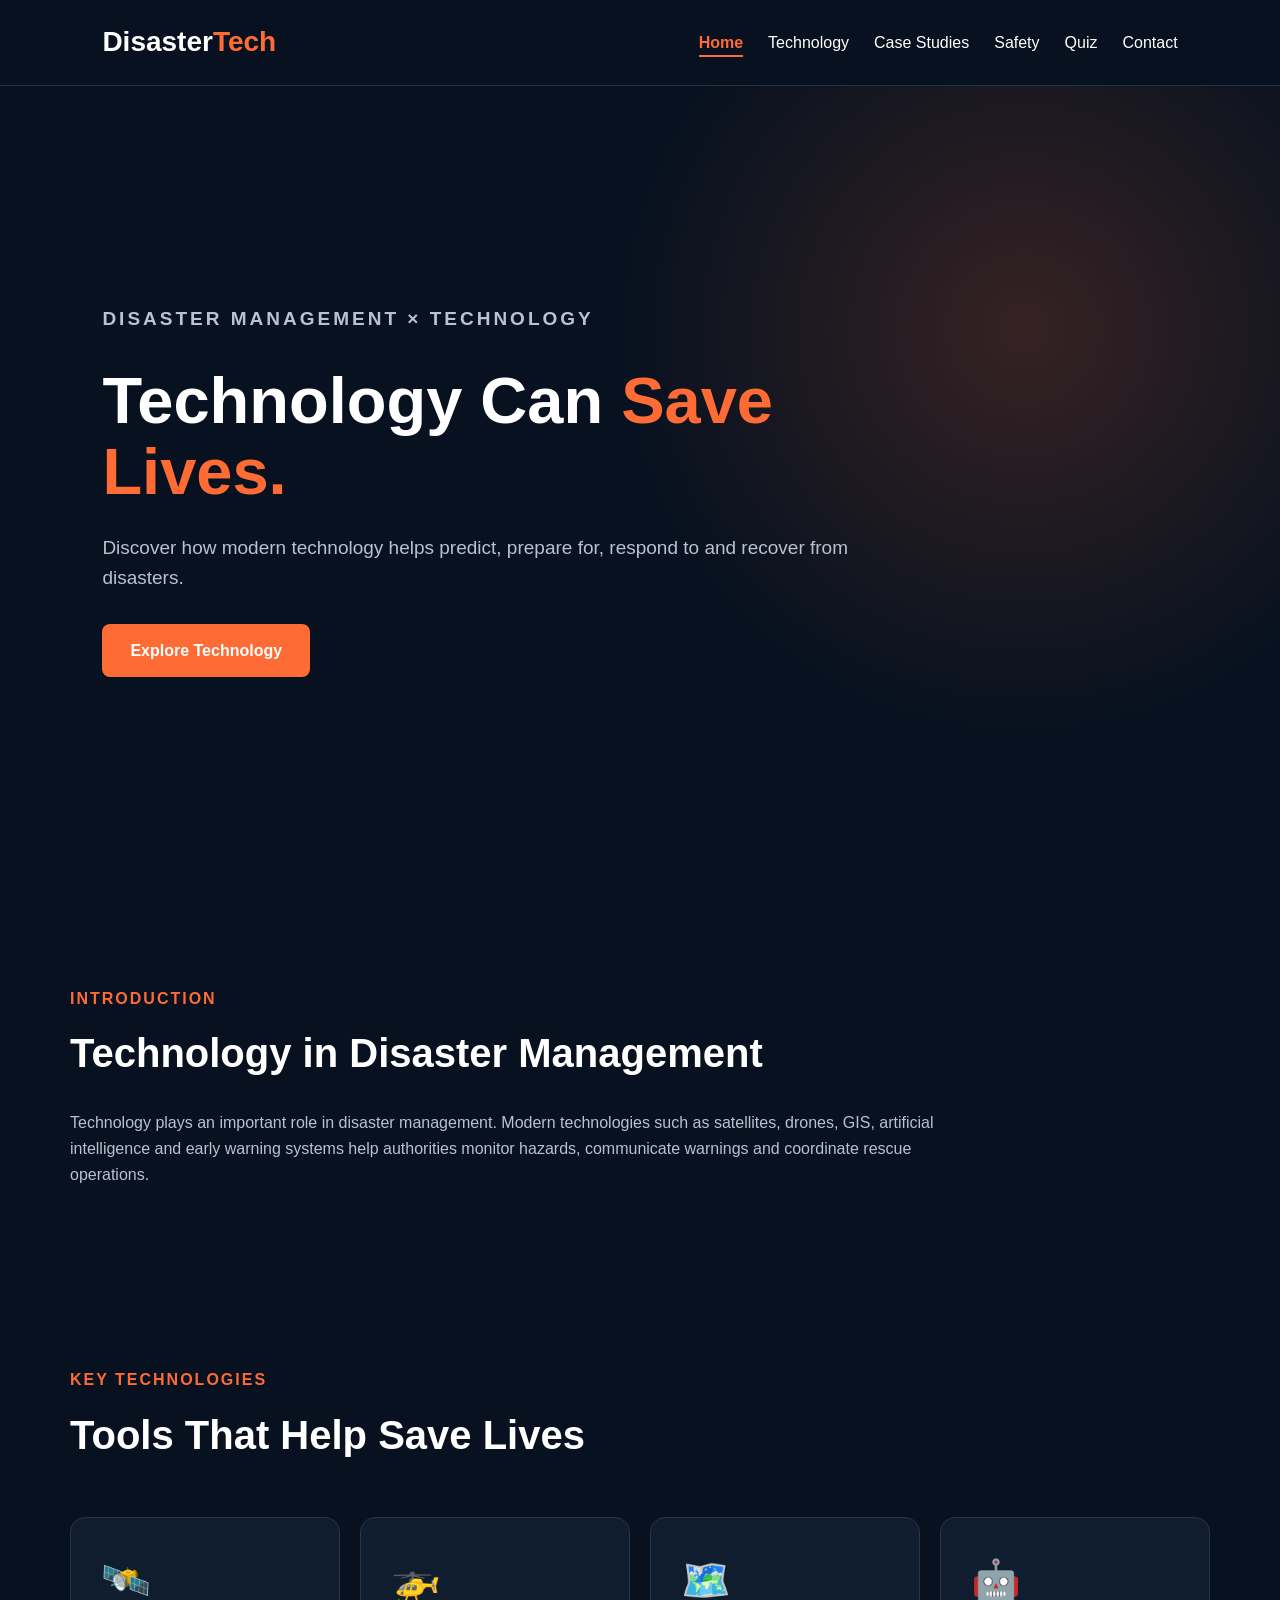
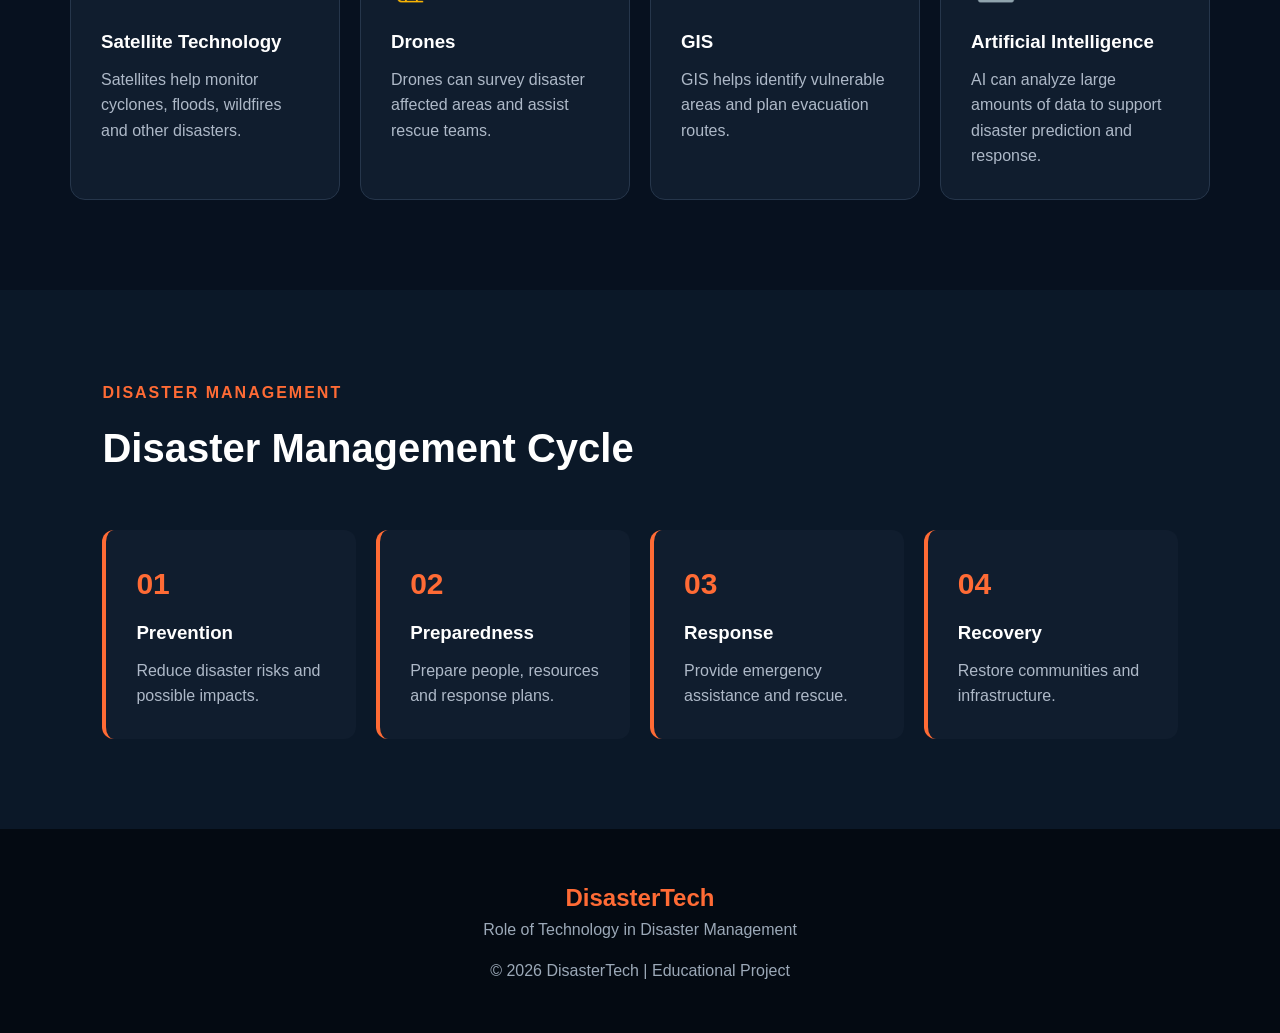
<file: Disaster-Tech/index.html>
<!DOCTYPE html>
<html lang="en">

<head>

    <meta charset="UTF-8">

    <meta name="viewport"
          content="width=device-width, initial-scale=1.0">

    <title>DisasterTech | Disaster Management</title>

    <link rel="stylesheet" href="css/style.css">

</head>


<body>


    <!-- NAVIGATION -->

    <header>

        <nav class="navbar">

            <div class="logo">
                Disaster<span>Tech</span>
            </div>


            <ul class="nav-links">

                <li>
                    <a href="index.html" class="active">Home</a>
                </li>

                <li>
                    <a href="technology.html">Technology</a>
                </li>

                <li>
                    <a href="case-studies.html">Case Studies</a>
                </li>

                <li>
                    <a href="safety.html">Safety</a>
                </li>

                <li>
                    <a href="quiz.html">Quiz</a>
                </li>

                <li>
                    <a href="contact.html">Contact</a>
                </li>

            </ul>

        </nav>

    </header>



    <!-- HERO SECTION -->

    <section class="hero">

        <div class="hero-content">

            <p class="tagline">
                DISASTER MANAGEMENT × TECHNOLOGY
            </p>


            <h1>

                Technology Can
                <span>Save Lives.</span>

            </h1>


            <p>

                Discover how modern technology helps
                predict, prepare for, respond to and
                recover from disasters.

            </p>


            <a href="technology.html" class="btn">

                Explore Technology

            </a>

        </div>

    </section>



    <!-- INTRODUCTION -->

    <section class="section">

        <div class="section-title">

            <p>INTRODUCTION</p>

            <h2>
                Technology in Disaster Management
            </h2>

        </div>


        <p class="description">

            Technology plays an important role in
            disaster management. Modern technologies
            such as satellites, drones, GIS,
            artificial intelligence and early warning
            systems help authorities monitor hazards,
            communicate warnings and coordinate
            rescue operations.

        </p>

    </section>



    <!-- TECHNOLOGY -->

    <section class="section">

        <div class="section-title">

            <p>KEY TECHNOLOGIES</p>

            <h2>
                Tools That Help Save Lives
            </h2>

        </div>


        <div class="card-container">


            <div class="tech-card">

                <div class="icon">🛰️</div>

                <h3>
                    Satellite Technology
                </h3>

                <p>

                    Satellites help monitor
                    cyclones, floods, wildfires
                    and other disasters.

                </p>

            </div>



            <div class="tech-card">

                <div class="icon">🚁</div>

                <h3>
                    Drones
                </h3>

                <p>

                    Drones can survey disaster
                    affected areas and assist
                    rescue teams.

                </p>

            </div>



            <div class="tech-card">

                <div class="icon">🗺️</div>

                <h3>
                    GIS
                </h3>

                <p>

                    GIS helps identify vulnerable
                    areas and plan evacuation
                    routes.

                </p>

            </div>



            <div class="tech-card">

                <div class="icon">🤖</div>

                <h3>
                    Artificial Intelligence
                </h3>

                <p>

                    AI can analyze large amounts
                    of data to support disaster
                    prediction and response.

                </p>

            </div>


        </div>

    </section>



    <!-- DISASTER MANAGEMENT CYCLE -->

    <section class="cycle-section">

        <div class="section-title">

            <p>
                DISASTER MANAGEMENT
            </p>

            <h2>
                Disaster Management Cycle
            </h2>

        </div>


        <div class="cycle-container">


            <div class="cycle-box">

                <span>01</span>

                <h3>
                    Prevention
                </h3>

                <p>
                    Reduce disaster risks and
                    possible impacts.
                </p>

            </div>



            <div class="cycle-box">

                <span>02</span>

                <h3>
                    Preparedness
                </h3>

                <p>
                    Prepare people, resources
                    and response plans.
                </p>

            </div>



            <div class="cycle-box">

                <span>03</span>

                <h3>
                    Response
                </h3>

                <p>
                    Provide emergency assistance
                    and rescue.
                </p>

            </div>



            <div class="cycle-box">

                <span>04</span>

                <h3>
                    Recovery
                </h3>

                <p>
                    Restore communities and
                    infrastructure.
                </p>

            </div>


        </div>

    </section>



    <!-- FOOTER -->

    <footer>

        <h2>
            DisasterTech
        </h2>

        <p>
            Role of Technology in Disaster Management
        </p>

        <p class="copyright">
            © 2026 DisasterTech | Educational Project
        </p>

    </footer>


    <script src="js/script.js"></script>

</body>

</html>
</file>
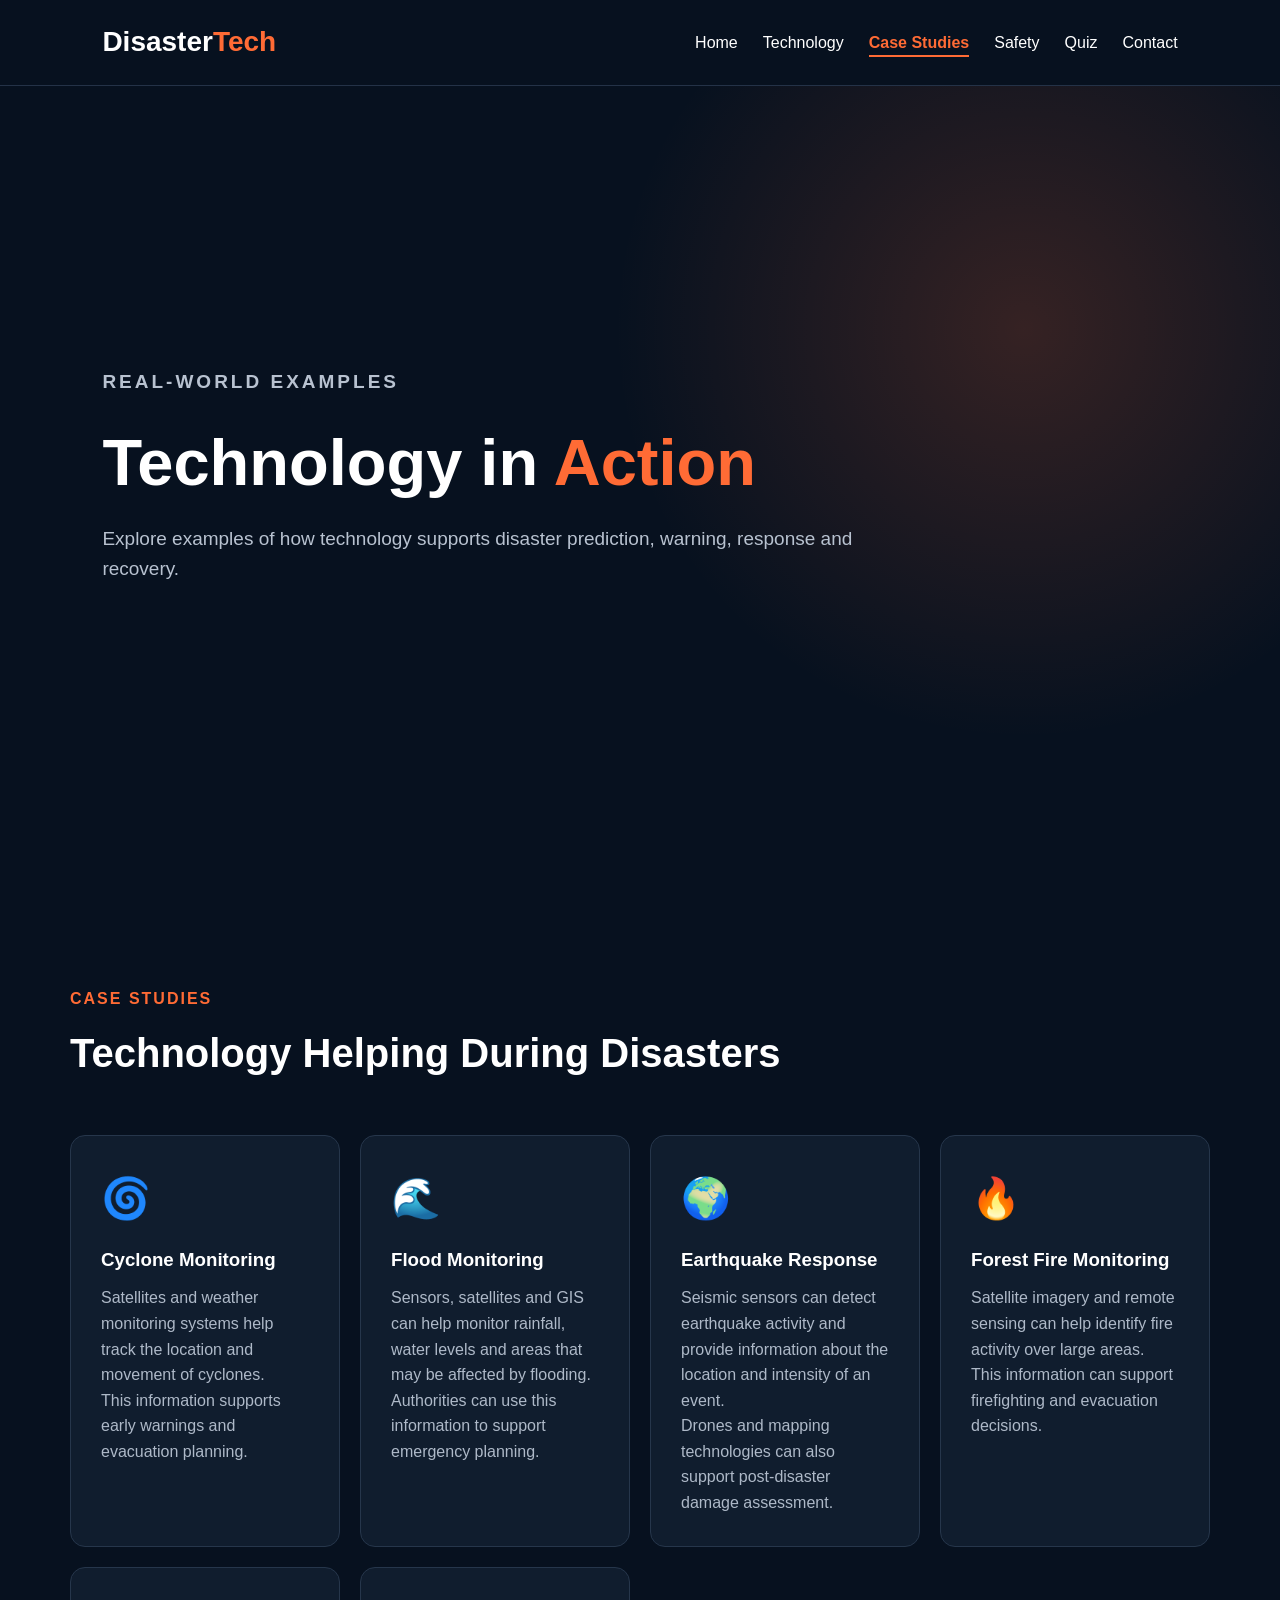
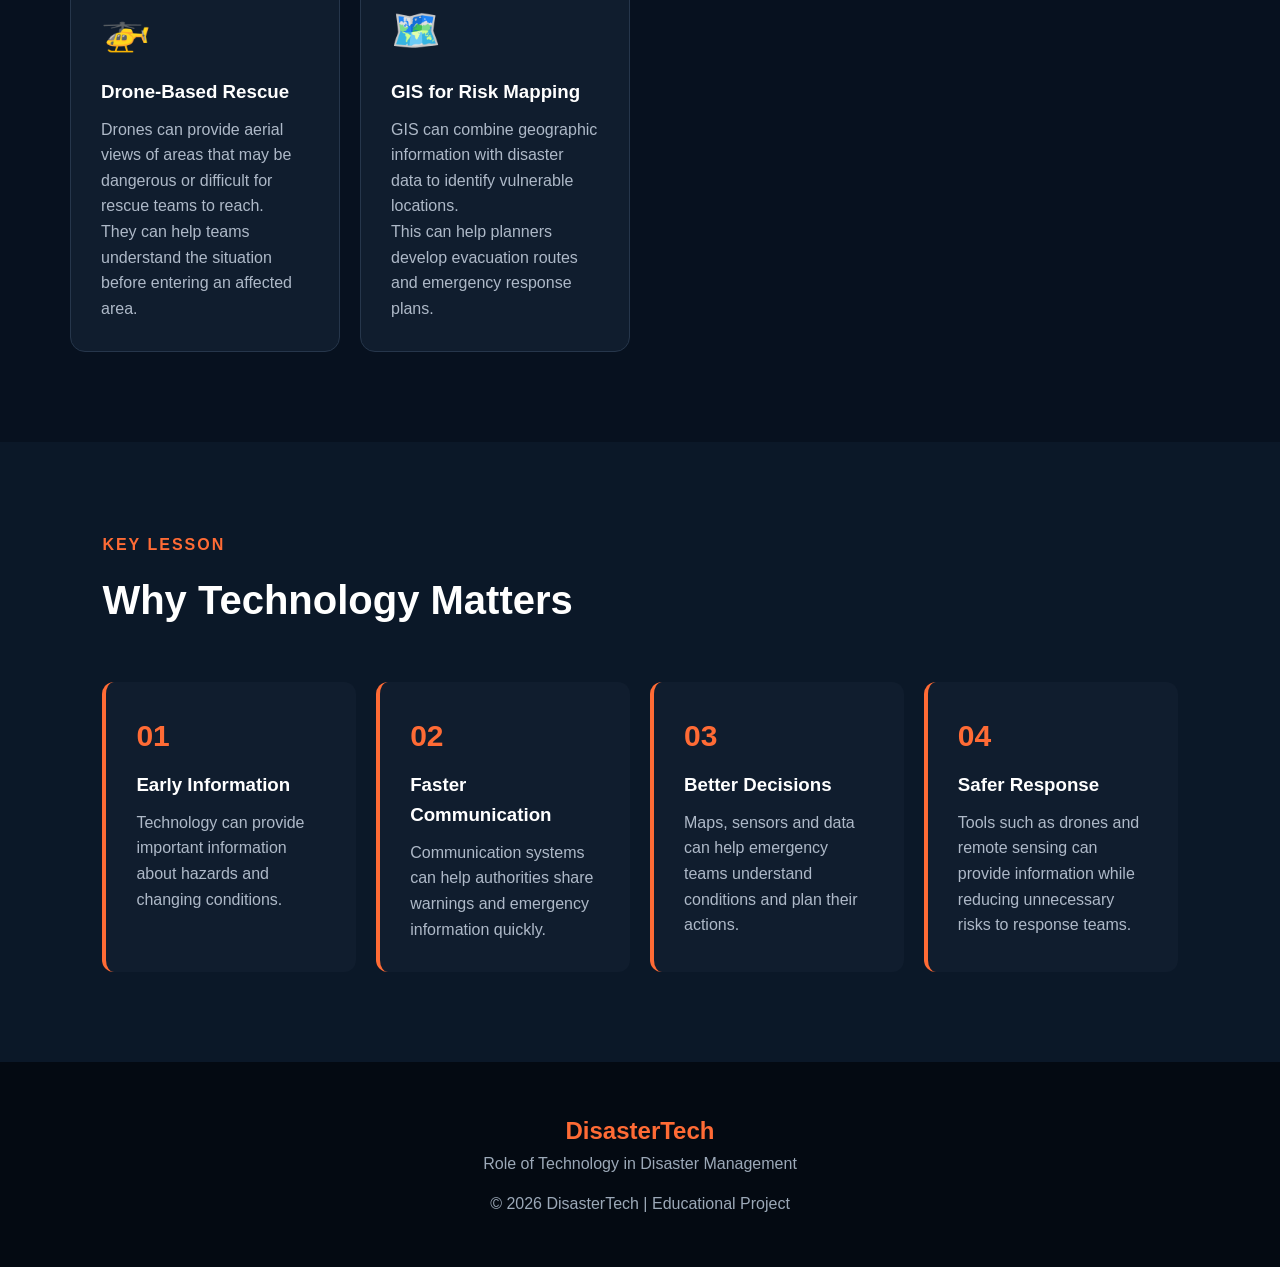
<file: Disaster-Tech/case-studies.html>
<!DOCTYPE html>
<html lang="en">

<head>

    <meta charset="UTF-8">

    <meta name="viewport"
          content="width=device-width, initial-scale=1.0">

    <title>Case Studies | DisasterTech</title>

    <link rel="stylesheet" href="css/style.css">

</head>


<body>


    <!-- NAVIGATION -->

    <header>

        <nav class="navbar">

            <div class="logo">
                Disaster<span>Tech</span>
            </div>


            <ul class="nav-links">

                <li>
                    <a href="index.html">Home</a>
                </li>

                <li>
                    <a href="technology.html">Technology</a>
                </li>

                <li>
                    <a href="case-studies.html" class="active">Case Studies</a>
                </li>

                <li>
                    <a href="safety.html">Safety</a>
                </li>

                <li>
                    <a href="quiz.html">Quiz</a>
                </li>

                <li>
                    <a href="contact.html">Contact</a>
                </li>

            </ul>

        </nav>

    </header>



    <!-- PAGE HEADER -->

    <section class="hero">

        <div class="hero-content">

            <p class="tagline">
                REAL-WORLD EXAMPLES
            </p>

            <h1>
                Technology in
                <span>Action</span>
            </h1>

            <p>

                Explore examples of how technology
                supports disaster prediction,
                warning, response and recovery.

            </p>

        </div>

    </section>



    <!-- CASE STUDIES -->

    <section class="section">

        <div class="section-title">

            <p>
                CASE STUDIES
            </p>

            <h2>
                Technology Helping During Disasters
            </h2>

        </div>


        <div class="card-container">


            <!-- CYCLONE -->

            <div class="tech-card">

                <div class="icon">
                    🌀
                </div>

                <h3>
                    Cyclone Monitoring
                </h3>

                <p>

                    Satellites and weather monitoring
                    systems help track the location
                    and movement of cyclones.

                </p>

                <p>

                    This information supports early
                    warnings and evacuation planning.

                </p>

            </div>



            <!-- FLOOD -->

            <div class="tech-card">

                <div class="icon">
                    🌊
                </div>

                <h3>
                    Flood Monitoring
                </h3>

                <p>

                    Sensors, satellites and GIS can
                    help monitor rainfall, water levels
                    and areas that may be affected
                    by flooding.

                </p>

                <p>

                    Authorities can use this information
                    to support emergency planning.

                </p>

            </div>



            <!-- EARTHQUAKE -->

            <div class="tech-card">

                <div class="icon">
                    🌍
                </div>

                <h3>
                    Earthquake Response
                </h3>

                <p>

                    Seismic sensors can detect
                    earthquake activity and provide
                    information about the location
                    and intensity of an event.

                </p>

                <p>

                    Drones and mapping technologies
                    can also support post-disaster
                    damage assessment.

                </p>

            </div>



            <!-- WILDFIRE -->

            <div class="tech-card">

                <div class="icon">
                    🔥
                </div>

                <h3>
                    Forest Fire Monitoring
                </h3>

                <p>

                    Satellite imagery and remote
                    sensing can help identify
                    fire activity over large areas.

                </p>

                <p>

                    This information can support
                    firefighting and evacuation
                    decisions.

                </p>

            </div>



            <!-- DRONES -->

            <div class="tech-card">

                <div class="icon">
                    🚁
                </div>

                <h3>
                    Drone-Based Rescue
                </h3>

                <p>

                    Drones can provide aerial views
                    of areas that may be dangerous
                    or difficult for rescue teams
                    to reach.

                </p>

                <p>

                    They can help teams understand
                    the situation before entering
                    an affected area.

                </p>

            </div>



            <!-- GIS -->

            <div class="tech-card">

                <div class="icon">
                    🗺️
                </div>

                <h3>
                    GIS for Risk Mapping
                </h3>

                <p>

                    GIS can combine geographic
                    information with disaster data
                    to identify vulnerable locations.

                </p>

                <p>

                    This can help planners develop
                    evacuation routes and emergency
                    response plans.

                </p>

            </div>


        </div>

    </section>



    <!-- LESSON -->

    <section class="cycle-section">

        <div class="section-title">

            <p>
                KEY LESSON
            </p>

            <h2>
                Why Technology Matters
            </h2>

        </div>


        <div class="cycle-container">


            <div class="cycle-box">

                <span>01</span>

                <h3>
                    Early Information
                </h3>

                <p>

                    Technology can provide important
                    information about hazards and
                    changing conditions.

                </p>

            </div>



            <div class="cycle-box">

                <span>02</span>

                <h3>
                    Faster Communication
                </h3>

                <p>

                    Communication systems can help
                    authorities share warnings and
                    emergency information quickly.

                </p>

            </div>



            <div class="cycle-box">

                <span>03</span>

                <h3>
                    Better Decisions
                </h3>

                <p>

                    Maps, sensors and data can help
                    emergency teams understand
                    conditions and plan their actions.

                </p>

            </div>



            <div class="cycle-box">

                <span>04</span>

                <h3>
                    Safer Response
                </h3>

                <p>

                    Tools such as drones and remote
                    sensing can provide information
                    while reducing unnecessary risks
                    to response teams.

                </p>

            </div>


        </div>

    </section>



    <!-- FOOTER -->

    <footer>

        <h2>
            DisasterTech
        </h2>

        <p>
            Role of Technology in Disaster Management
        </p>

        <p class="copyright">
            © 2026 DisasterTech | Educational Project
        </p>

    </footer>

    <script src="js/script.js"></script>
</body>

</html>
</file>
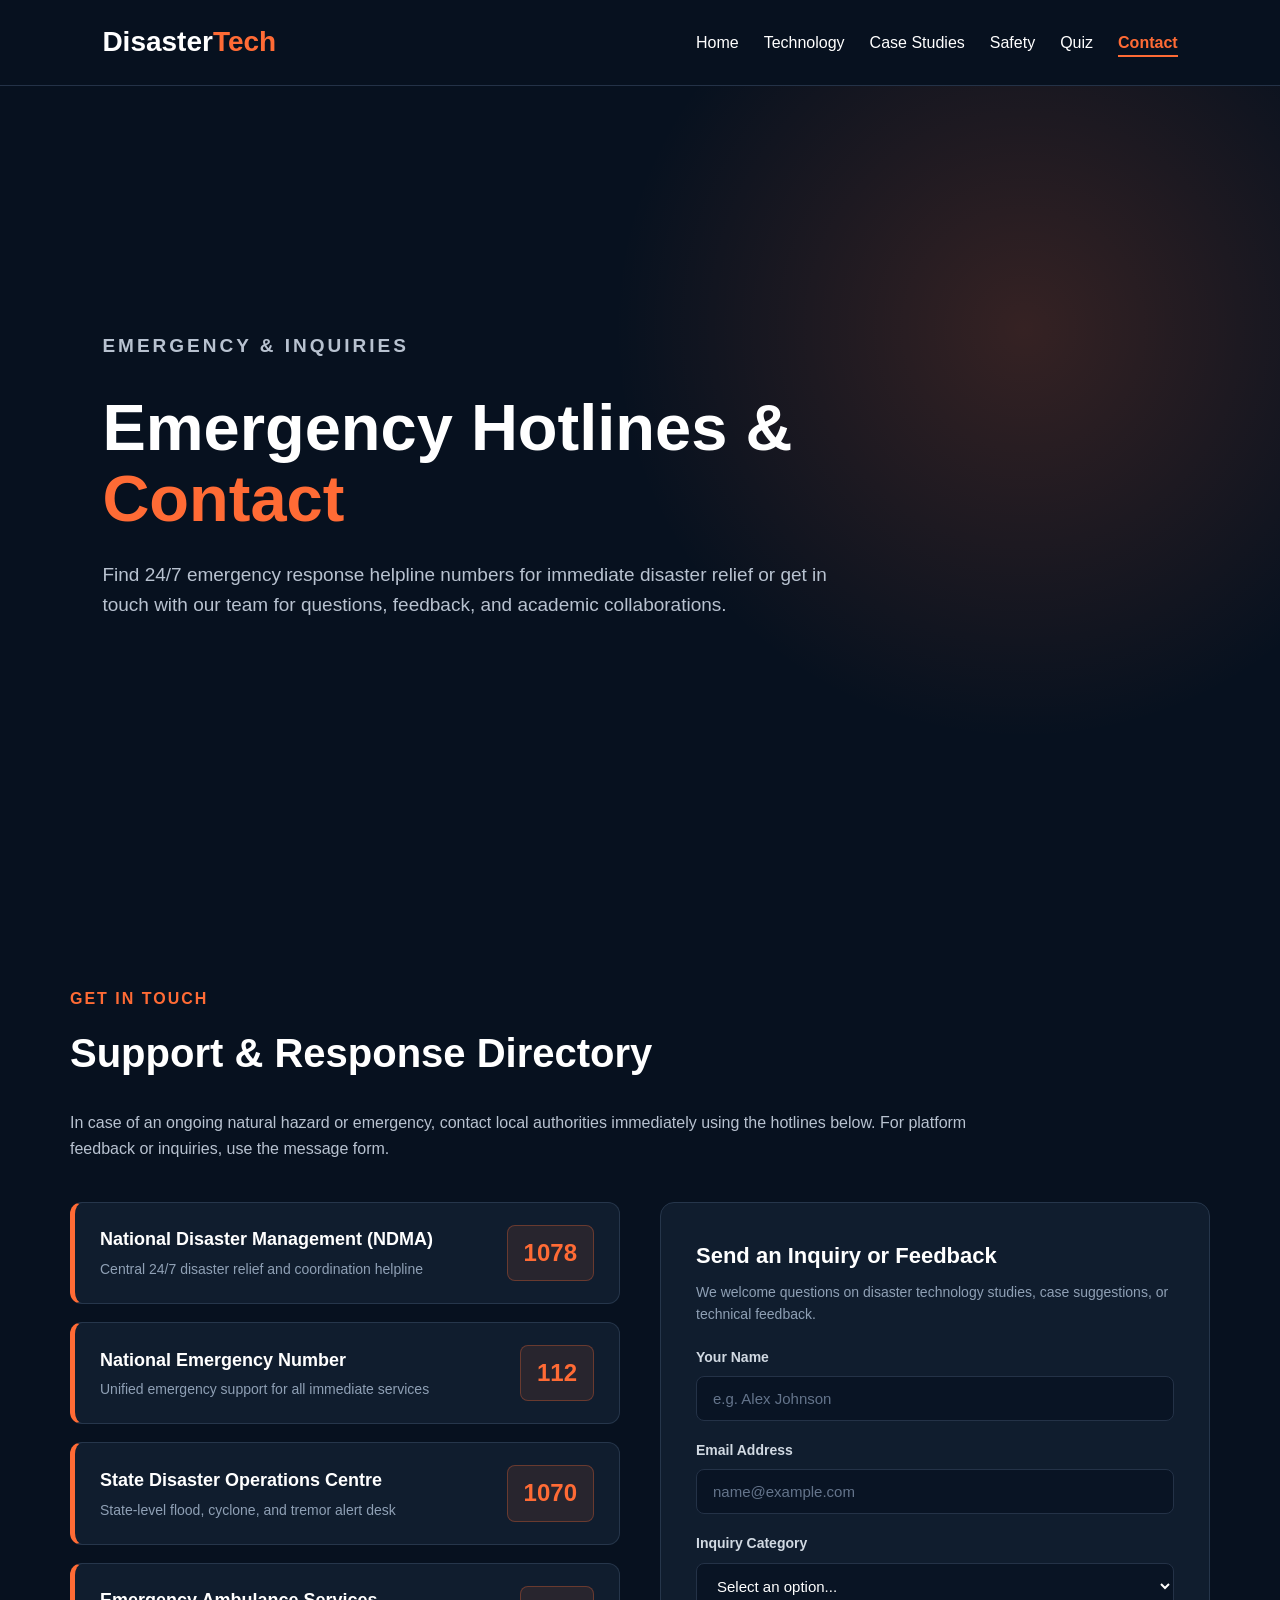
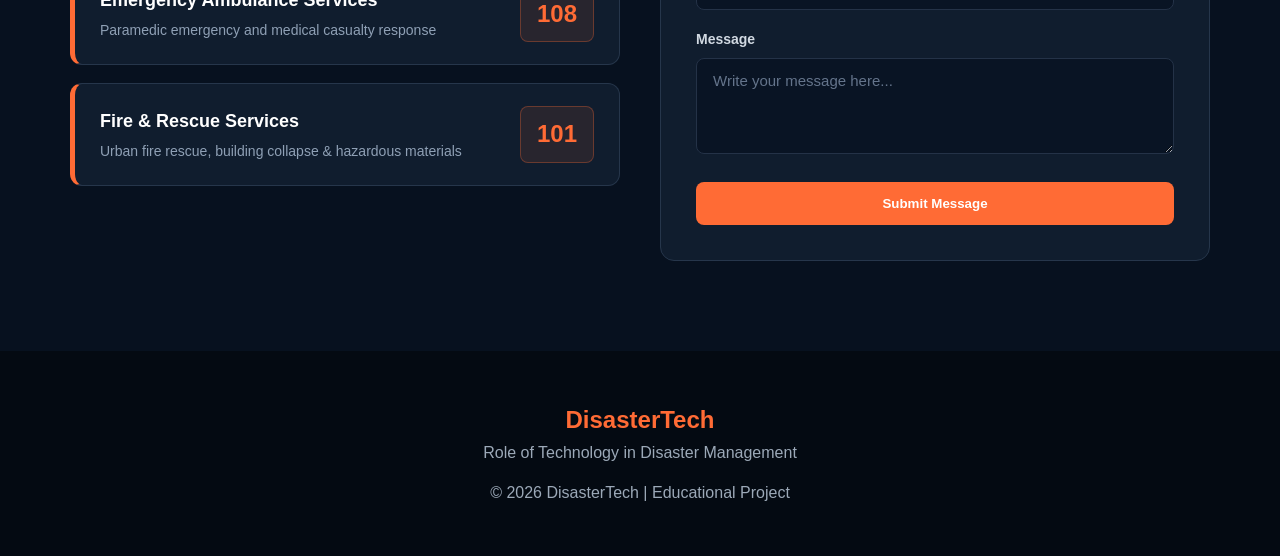
<file: Disaster-Tech/contact.html>
<!DOCTYPE html>
<html lang="en">

<head>
    <meta charset="UTF-8">
    <meta name="viewport" content="width=device-width, initial-scale=1.0">
    <title>Contact & Emergency | DisasterTech</title>
    <link rel="stylesheet" href="css/style.css">
</head>

<body>

    <!-- NAVIGATION -->
    <header>
        <nav class="navbar">
            <div class="logo">
                Disaster<span>Tech</span>
            </div>

            <ul class="nav-links">
                <li><a href="index.html">Home</a></li>
                <li><a href="technology.html">Technology</a></li>
                <li><a href="case-studies.html">Case Studies</a></li>
                <li><a href="safety.html">Safety</a></li>
                <li><a href="quiz.html">Quiz</a></li>
                <li><a href="contact.html" class="active">Contact</a></li>
            </ul>
        </nav>
    </header>

    <!-- HERO SECTION -->
    <section class="hero">
        <div class="hero-content">
            <p class="tagline">EMERGENCY & INQUIRIES</p>
            <h1>Emergency Hotlines & <span>Contact</span></h1>
            <p>
                Find 24/7 emergency response helpline numbers for immediate disaster relief or get in touch with our team for questions, feedback, and academic collaborations.
            </p>
        </div>
    </section>

    <!-- CONTACT & HELPLINES SECTION -->
    <section class="section">
        <div class="section-title">
            <p>GET IN TOUCH</p>
            <h2>Support & Response Directory</h2>
        </div>
        <p class="description">
            In case of an ongoing natural hazard or emergency, contact local authorities immediately using the hotlines below. For platform feedback or inquiries, use the message form.
        </p>

        <div class="contact-layout">

            <!-- LEFT: EMERGENCY HELPLINES -->
            <div class="helplines-container">
                <div class="helpline-card">
                    <div class="helpline-info">
                        <h3>National Disaster Management (NDMA)</h3>
                        <p>Central 24/7 disaster relief and coordination helpline</p>
                    </div>
                    <a href="tel:1078" class="helpline-number">1078</a>
                </div>

                <div class="helpline-card">
                    <div class="helpline-info">
                        <h3>National Emergency Number</h3>
                        <p>Unified emergency support for all immediate services</p>
                    </div>
                    <a href="tel:112" class="helpline-number">112</a>
                </div>

                <div class="helpline-card">
                    <div class="helpline-info">
                        <h3>State Disaster Operations Centre</h3>
                        <p>State-level flood, cyclone, and tremor alert desk</p>
                    </div>
                    <a href="tel:1070" class="helpline-number">1070</a>
                </div>

                <div class="helpline-card">
                    <div class="helpline-info">
                        <h3>Emergency Ambulance Services</h3>
                        <p>Paramedic emergency and medical casualty response</p>
                    </div>
                    <a href="tel:108" class="helpline-number">108</a>
                </div>

                <div class="helpline-card">
                    <div class="helpline-info">
                        <h3>Fire & Rescue Services</h3>
                        <p>Urban fire rescue, building collapse & hazardous materials</p>
                    </div>
                    <a href="tel:101" class="helpline-number">101</a>
                </div>
            </div>

            <!-- RIGHT: INQUIRY & FEEDBACK FORM -->
            <div class="contact-form-card">
                <h3 style="font-size: 22px; margin-bottom: 8px;">Send an Inquiry or Feedback</h3>
                <p style="color: #8fa0b5; font-size: 14px;">We welcome questions on disaster technology studies, case suggestions, or technical feedback.</p>

                <form id="contactForm" class="contact-form" onsubmit="handleContactSubmit(event)">
                    <div class="form-group">
                        <label for="contactName">Your Name</label>
                        <input type="text" id="contactName" class="form-control" placeholder="e.g. Alex Johnson" required>
                    </div>

                    <div class="form-group">
                        <label for="contactEmail">Email Address</label>
                        <input type="email" id="contactEmail" class="form-control" placeholder="name@example.com" required>
                    </div>

                    <div class="form-group">
                        <label for="contactTopic">Inquiry Category</label>
                        <select id="contactTopic" class="form-control" required>
                            <option value="" disabled selected>Select an option...</option>
                            <option value="curriculum">Disaster Tech Curriculum / Unit 4</option>
                            <option value="casestudy">Suggest a Case Study</option>
                            <option value="feedback">General Project Feedback</option>
                            <option value="bug">Report an Issue</option>
                        </select>
                    </div>

                    <div class="form-group">
                        <label for="contactMessage">Message</label>
                        <textarea id="contactMessage" class="form-control" rows="4" placeholder="Write your message here..." required></textarea>
                    </div>

                    <button type="submit" class="btn" style="border: none; cursor: pointer; width: 100%; margin-top: 10px;">Submit Message</button>

                    <div id="contactFeedback" class="form-feedback"></div>
                </form>
            </div>

        </div>
    </section>

    <!-- FOOTER -->
    <footer>
        <h2>DisasterTech</h2>
        <p>Role of Technology in Disaster Management</p>
        <p class="copyright">© 2026 DisasterTech | Educational Project</p>
    </footer>

    <script src="js/script.js"></script>
</body>

</html>
</file>
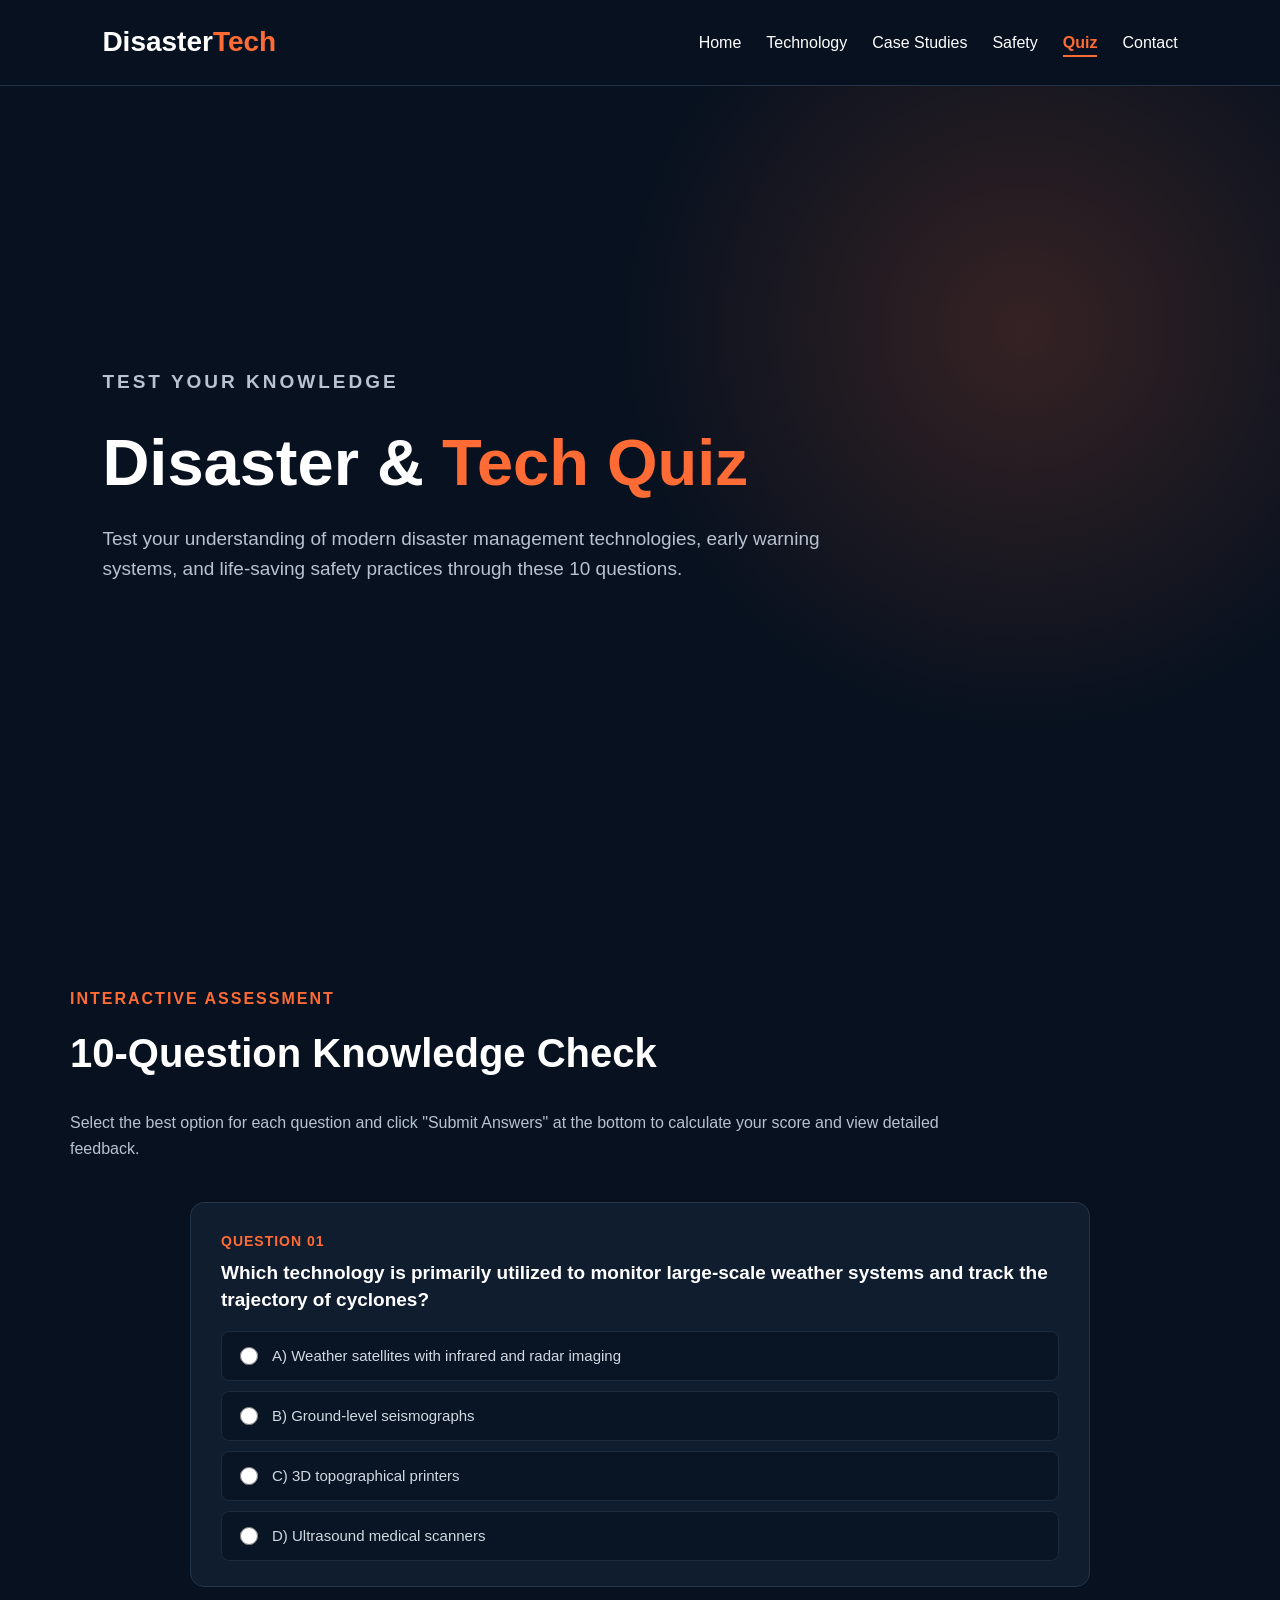
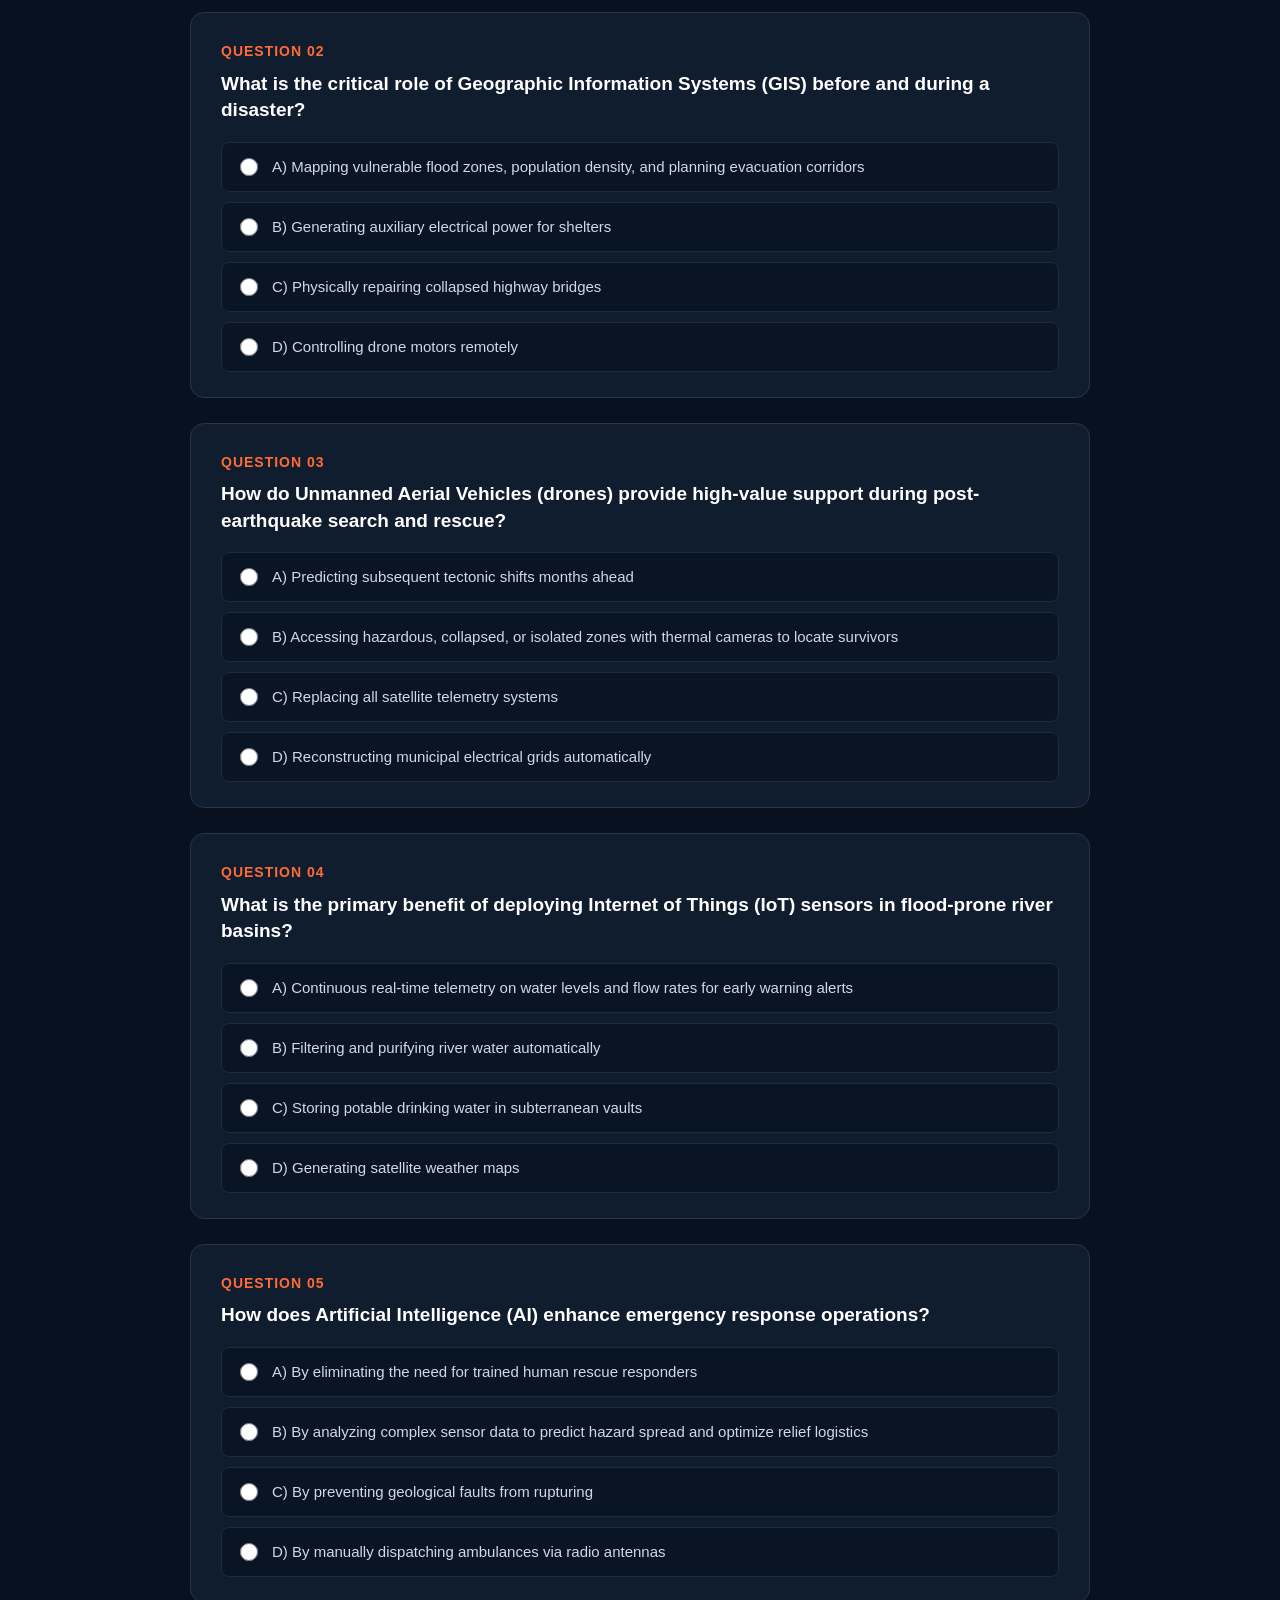
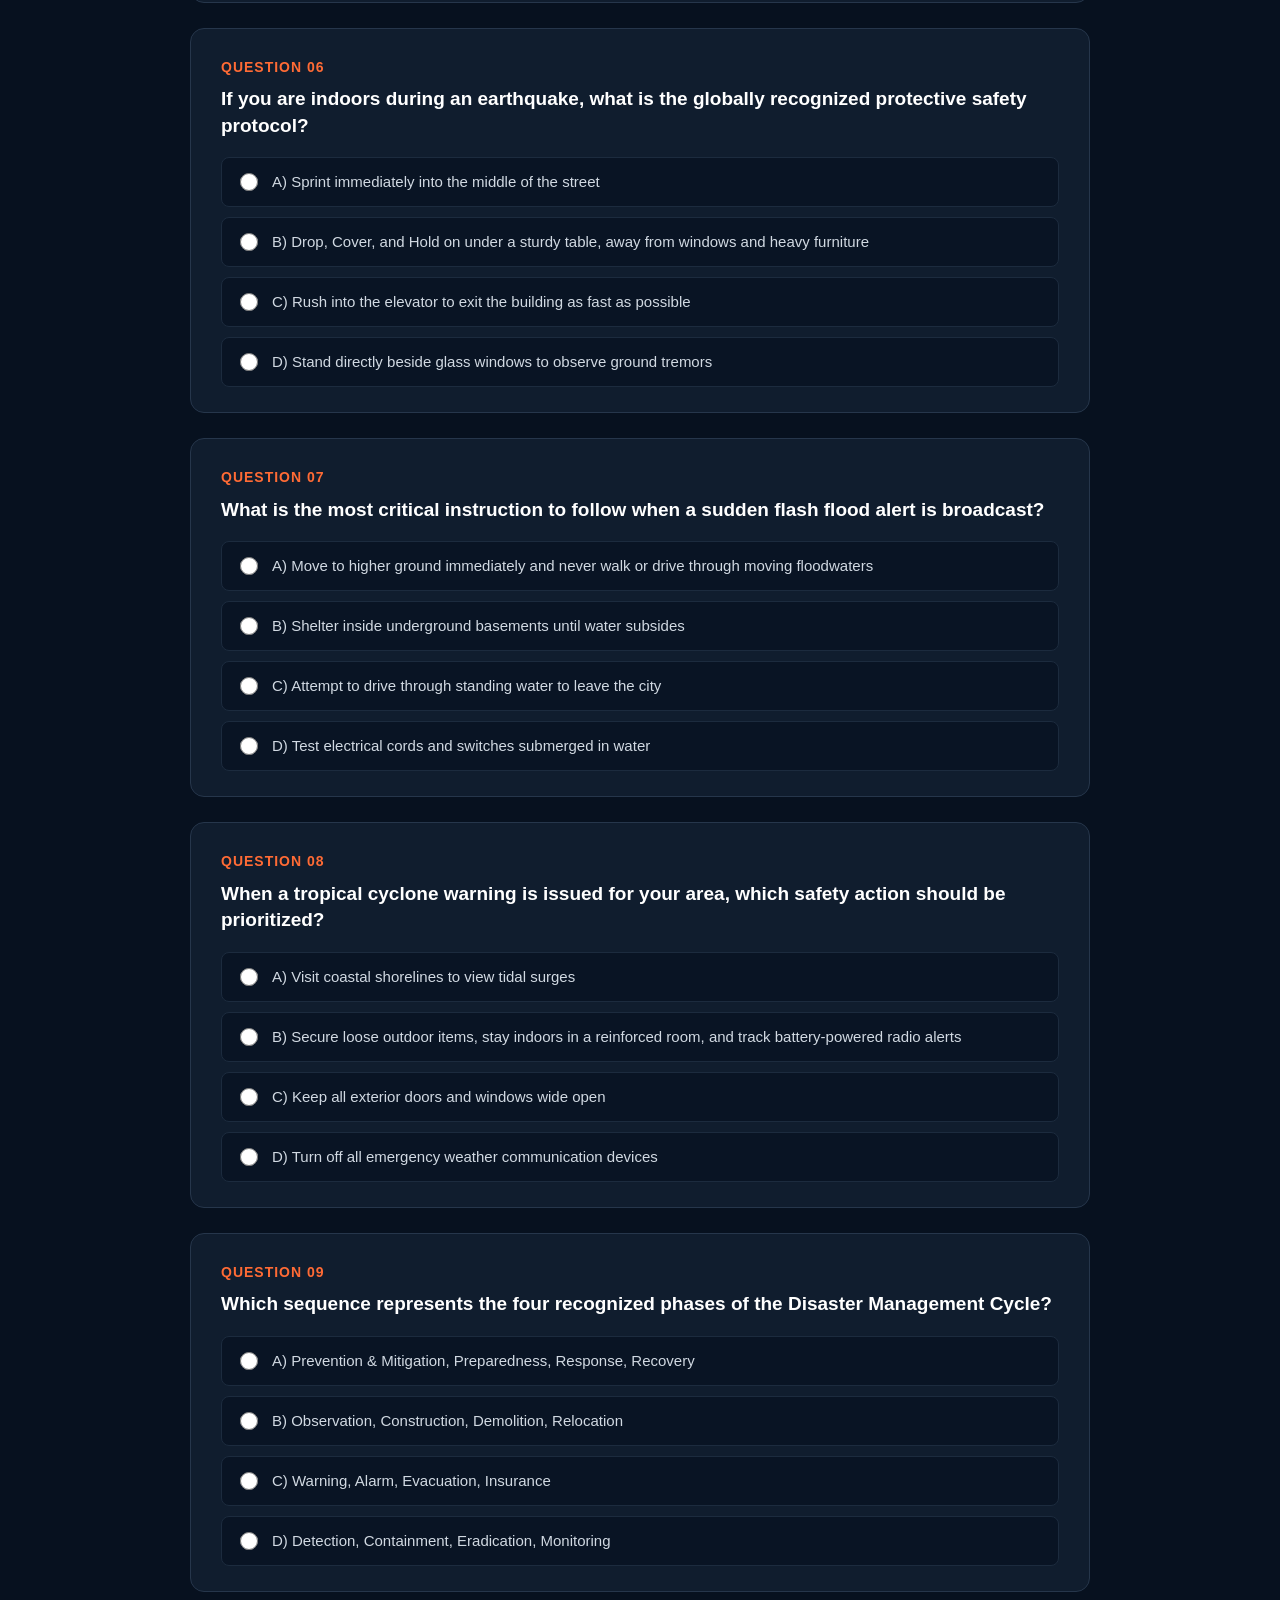
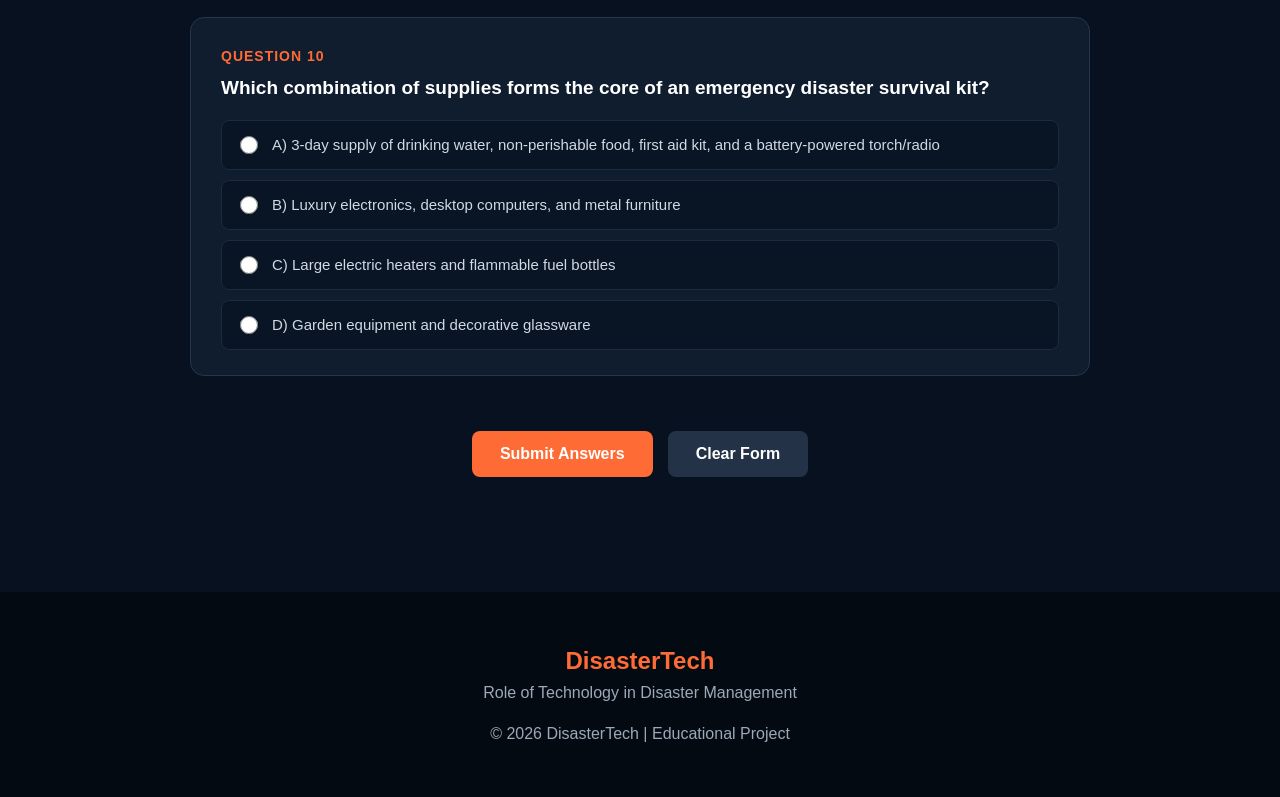
<file: Disaster-Tech/quiz.html>
<!DOCTYPE html>
<html lang="en">

<head>
    <meta charset="UTF-8">
    <meta name="viewport" content="width=device-width, initial-scale=1.0">
    <title>Quiz | DisasterTech</title>
    <link rel="stylesheet" href="css/style.css">
</head>

<body>

    <!-- NAVIGATION -->
    <header>
        <nav class="navbar">
            <div class="logo">
                Disaster<span>Tech</span>
            </div>

            <ul class="nav-links">
                <li><a href="index.html">Home</a></li>
                <li><a href="technology.html">Technology</a></li>
                <li><a href="case-studies.html">Case Studies</a></li>
                <li><a href="safety.html">Safety</a></li>
                <li><a href="quiz.html" class="active">Quiz</a></li>
                <li><a href="contact.html">Contact</a></li>
            </ul>
        </nav>
    </header>

    <!-- HERO SECTION -->
    <section class="hero">
        <div class="hero-content">
            <p class="tagline">TEST YOUR KNOWLEDGE</p>
            <h1>Disaster & <span>Tech Quiz</span></h1>
            <p>
                Test your understanding of modern disaster management technologies, early warning systems, and life-saving safety practices through these 10 questions.
            </p>
        </div>
    </section>

    <!-- QUIZ SECTION -->
    <section class="section">
        <div class="section-title">
            <p>INTERACTIVE ASSESSMENT</p>
            <h2>10-Question Knowledge Check</h2>
        </div>
        <p class="description">
            Select the best option for each question and click "Submit Answers" at the bottom to calculate your score and view detailed feedback.
        </p>

        <form id="disasterQuizForm" class="quiz-wrapper" onsubmit="event.preventDefault();">

            <!-- Question 1 -->
            <div class="quiz-card">
                <span class="quiz-q-num">Question 01</span>
                <p class="quiz-question">Which technology is primarily utilized to monitor large-scale weather systems and track the trajectory of cyclones?</p>
                <div class="quiz-options">
                    <label class="option-label">
                        <input type="radio" name="q1" value="a">
                        <span>A) Weather satellites with infrared and radar imaging</span>
                    </label>
                    <label class="option-label">
                        <input type="radio" name="q1" value="b">
                        <span>B) Ground-level seismographs</span>
                    </label>
                    <label class="option-label">
                        <input type="radio" name="q1" value="c">
                        <span>C) 3D topographical printers</span>
                    </label>
                    <label class="option-label">
                        <input type="radio" name="q1" value="d">
                        <span>D) Ultrasound medical scanners</span>
                    </label>
                </div>
            </div>

            <!-- Question 2 -->
            <div class="quiz-card">
                <span class="quiz-q-num">Question 02</span>
                <p class="quiz-question">What is the critical role of Geographic Information Systems (GIS) before and during a disaster?</p>
                <div class="quiz-options">
                    <label class="option-label">
                        <input type="radio" name="q2" value="a">
                        <span>A) Mapping vulnerable flood zones, population density, and planning evacuation corridors</span>
                    </label>
                    <label class="option-label">
                        <input type="radio" name="q2" value="b">
                        <span>B) Generating auxiliary electrical power for shelters</span>
                    </label>
                    <label class="option-label">
                        <input type="radio" name="q2" value="c">
                        <span>C) Physically repairing collapsed highway bridges</span>
                    </label>
                    <label class="option-label">
                        <input type="radio" name="q2" value="d">
                        <span>D) Controlling drone motors remotely</span>
                    </label>
                </div>
            </div>

            <!-- Question 3 -->
            <div class="quiz-card">
                <span class="quiz-q-num">Question 03</span>
                <p class="quiz-question">How do Unmanned Aerial Vehicles (drones) provide high-value support during post-earthquake search and rescue?</p>
                <div class="quiz-options">
                    <label class="option-label">
                        <input type="radio" name="q3" value="a">
                        <span>A) Predicting subsequent tectonic shifts months ahead</span>
                    </label>
                    <label class="option-label">
                        <input type="radio" name="q3" value="b">
                        <span>B) Accessing hazardous, collapsed, or isolated zones with thermal cameras to locate survivors</span>
                    </label>
                    <label class="option-label">
                        <input type="radio" name="q3" value="c">
                        <span>C) Replacing all satellite telemetry systems</span>
                    </label>
                    <label class="option-label">
                        <input type="radio" name="q3" value="d">
                        <span>D) Reconstructing municipal electrical grids automatically</span>
                    </label>
                </div>
            </div>

            <!-- Question 4 -->
            <div class="quiz-card">
                <span class="quiz-q-num">Question 04</span>
                <p class="quiz-question">What is the primary benefit of deploying Internet of Things (IoT) sensors in flood-prone river basins?</p>
                <div class="quiz-options">
                    <label class="option-label">
                        <input type="radio" name="q4" value="a">
                        <span>A) Continuous real-time telemetry on water levels and flow rates for early warning alerts</span>
                    </label>
                    <label class="option-label">
                        <input type="radio" name="q4" value="b">
                        <span>B) Filtering and purifying river water automatically</span>
                    </label>
                    <label class="option-label">
                        <input type="radio" name="q4" value="c">
                        <span>C) Storing potable drinking water in subterranean vaults</span>
                    </label>
                    <label class="option-label">
                        <input type="radio" name="q4" value="d">
                        <span>D) Generating satellite weather maps</span>
                    </label>
                </div>
            </div>

            <!-- Question 5 -->
            <div class="quiz-card">
                <span class="quiz-q-num">Question 05</span>
                <p class="quiz-question">How does Artificial Intelligence (AI) enhance emergency response operations?</p>
                <div class="quiz-options">
                    <label class="option-label">
                        <input type="radio" name="q5" value="a">
                        <span>A) By eliminating the need for trained human rescue responders</span>
                    </label>
                    <label class="option-label">
                        <input type="radio" name="q5" value="b">
                        <span>B) By analyzing complex sensor data to predict hazard spread and optimize relief logistics</span>
                    </label>
                    <label class="option-label">
                        <input type="radio" name="q5" value="c">
                        <span>C) By preventing geological faults from rupturing</span>
                    </label>
                    <label class="option-label">
                        <input type="radio" name="q5" value="d">
                        <span>D) By manually dispatching ambulances via radio antennas</span>
                    </label>
                </div>
            </div>

            <!-- Question 6 -->
            <div class="quiz-card">
                <span class="quiz-q-num">Question 06</span>
                <p class="quiz-question">If you are indoors during an earthquake, what is the globally recognized protective safety protocol?</p>
                <div class="quiz-options">
                    <label class="option-label">
                        <input type="radio" name="q6" value="a">
                        <span>A) Sprint immediately into the middle of the street</span>
                    </label>
                    <label class="option-label">
                        <input type="radio" name="q6" value="b">
                        <span>B) Drop, Cover, and Hold on under a sturdy table, away from windows and heavy furniture</span>
                    </label>
                    <label class="option-label">
                        <input type="radio" name="q6" value="c">
                        <span>C) Rush into the elevator to exit the building as fast as possible</span>
                    </label>
                    <label class="option-label">
                        <input type="radio" name="q6" value="d">
                        <span>D) Stand directly beside glass windows to observe ground tremors</span>
                    </label>
                </div>
            </div>

            <!-- Question 7 -->
            <div class="quiz-card">
                <span class="quiz-q-num">Question 07</span>
                <p class="quiz-question">What is the most critical instruction to follow when a sudden flash flood alert is broadcast?</p>
                <div class="quiz-options">
                    <label class="option-label">
                        <input type="radio" name="q7" value="a">
                        <span>A) Move to higher ground immediately and never walk or drive through moving floodwaters</span>
                    </label>
                    <label class="option-label">
                        <input type="radio" name="q7" value="b">
                        <span>B) Shelter inside underground basements until water subsides</span>
                    </label>
                    <label class="option-label">
                        <input type="radio" name="q7" value="c">
                        <span>C) Attempt to drive through standing water to leave the city</span>
                    </label>
                    <label class="option-label">
                        <input type="radio" name="q7" value="d">
                        <span>D) Test electrical cords and switches submerged in water</span>
                    </label>
                </div>
            </div>

            <!-- Question 8 -->
            <div class="quiz-card">
                <span class="quiz-q-num">Question 08</span>
                <p class="quiz-question">When a tropical cyclone warning is issued for your area, which safety action should be prioritized?</p>
                <div class="quiz-options">
                    <label class="option-label">
                        <input type="radio" name="q8" value="a">
                        <span>A) Visit coastal shorelines to view tidal surges</span>
                    </label>
                    <label class="option-label">
                        <input type="radio" name="q8" value="b">
                        <span>B) Secure loose outdoor items, stay indoors in a reinforced room, and track battery-powered radio alerts</span>
                    </label>
                    <label class="option-label">
                        <input type="radio" name="q8" value="c">
                        <span>C) Keep all exterior doors and windows wide open</span>
                    </label>
                    <label class="option-label">
                        <input type="radio" name="q8" value="d">
                        <span>D) Turn off all emergency weather communication devices</span>
                    </label>
                </div>
            </div>

            <!-- Question 9 -->
            <div class="quiz-card">
                <span class="quiz-q-num">Question 09</span>
                <p class="quiz-question">Which sequence represents the four recognized phases of the Disaster Management Cycle?</p>
                <div class="quiz-options">
                    <label class="option-label">
                        <input type="radio" name="q9" value="a">
                        <span>A) Prevention & Mitigation, Preparedness, Response, Recovery</span>
                    </label>
                    <label class="option-label">
                        <input type="radio" name="q9" value="b">
                        <span>B) Observation, Construction, Demolition, Relocation</span>
                    </label>
                    <label class="option-label">
                        <input type="radio" name="q9" value="c">
                        <span>C) Warning, Alarm, Evacuation, Insurance</span>
                    </label>
                    <label class="option-label">
                        <input type="radio" name="q9" value="d">
                        <span>D) Detection, Containment, Eradication, Monitoring</span>
                    </label>
                </div>
            </div>

            <!-- Question 10 -->
            <div class="quiz-card">
                <span class="quiz-q-num">Question 10</span>
                <p class="quiz-question">Which combination of supplies forms the core of an emergency disaster survival kit?</p>
                <div class="quiz-options">
                    <label class="option-label">
                        <input type="radio" name="q10" value="a">
                        <span>A) 3-day supply of drinking water, non-perishable food, first aid kit, and a battery-powered torch/radio</span>
                    </label>
                    <label class="option-label">
                        <input type="radio" name="q10" value="b">
                        <span>B) Luxury electronics, desktop computers, and metal furniture</span>
                    </label>
                    <label class="option-label">
                        <input type="radio" name="q10" value="c">
                        <span>C) Large electric heaters and flammable fuel bottles</span>
                    </label>
                    <label class="option-label">
                        <input type="radio" name="q10" value="d">
                        <span>D) Garden equipment and decorative glassware</span>
                    </label>
                </div>
            </div>

            <!-- QUIZ BUTTONS -->
            <div class="quiz-controls">
                <button type="button" class="btn quiz-submit-btn" onclick="checkQuiz()">Submit Answers</button>
                <button type="button" class="btn btn-secondary" onclick="resetQuiz()">Clear Form</button>
            </div>

            <!-- RESULT CONTAINER -->
            <div id="quizResult"></div>

        </form>
    </section>

    <!-- FOOTER -->
    <footer>
        <h2>DisasterTech</h2>
        <p>Role of Technology in Disaster Management</p>
        <p class="copyright">© 2026 DisasterTech | Educational Project</p>
    </footer>

    <script src="js/script.js"></script>
</body>

</html>
</file>
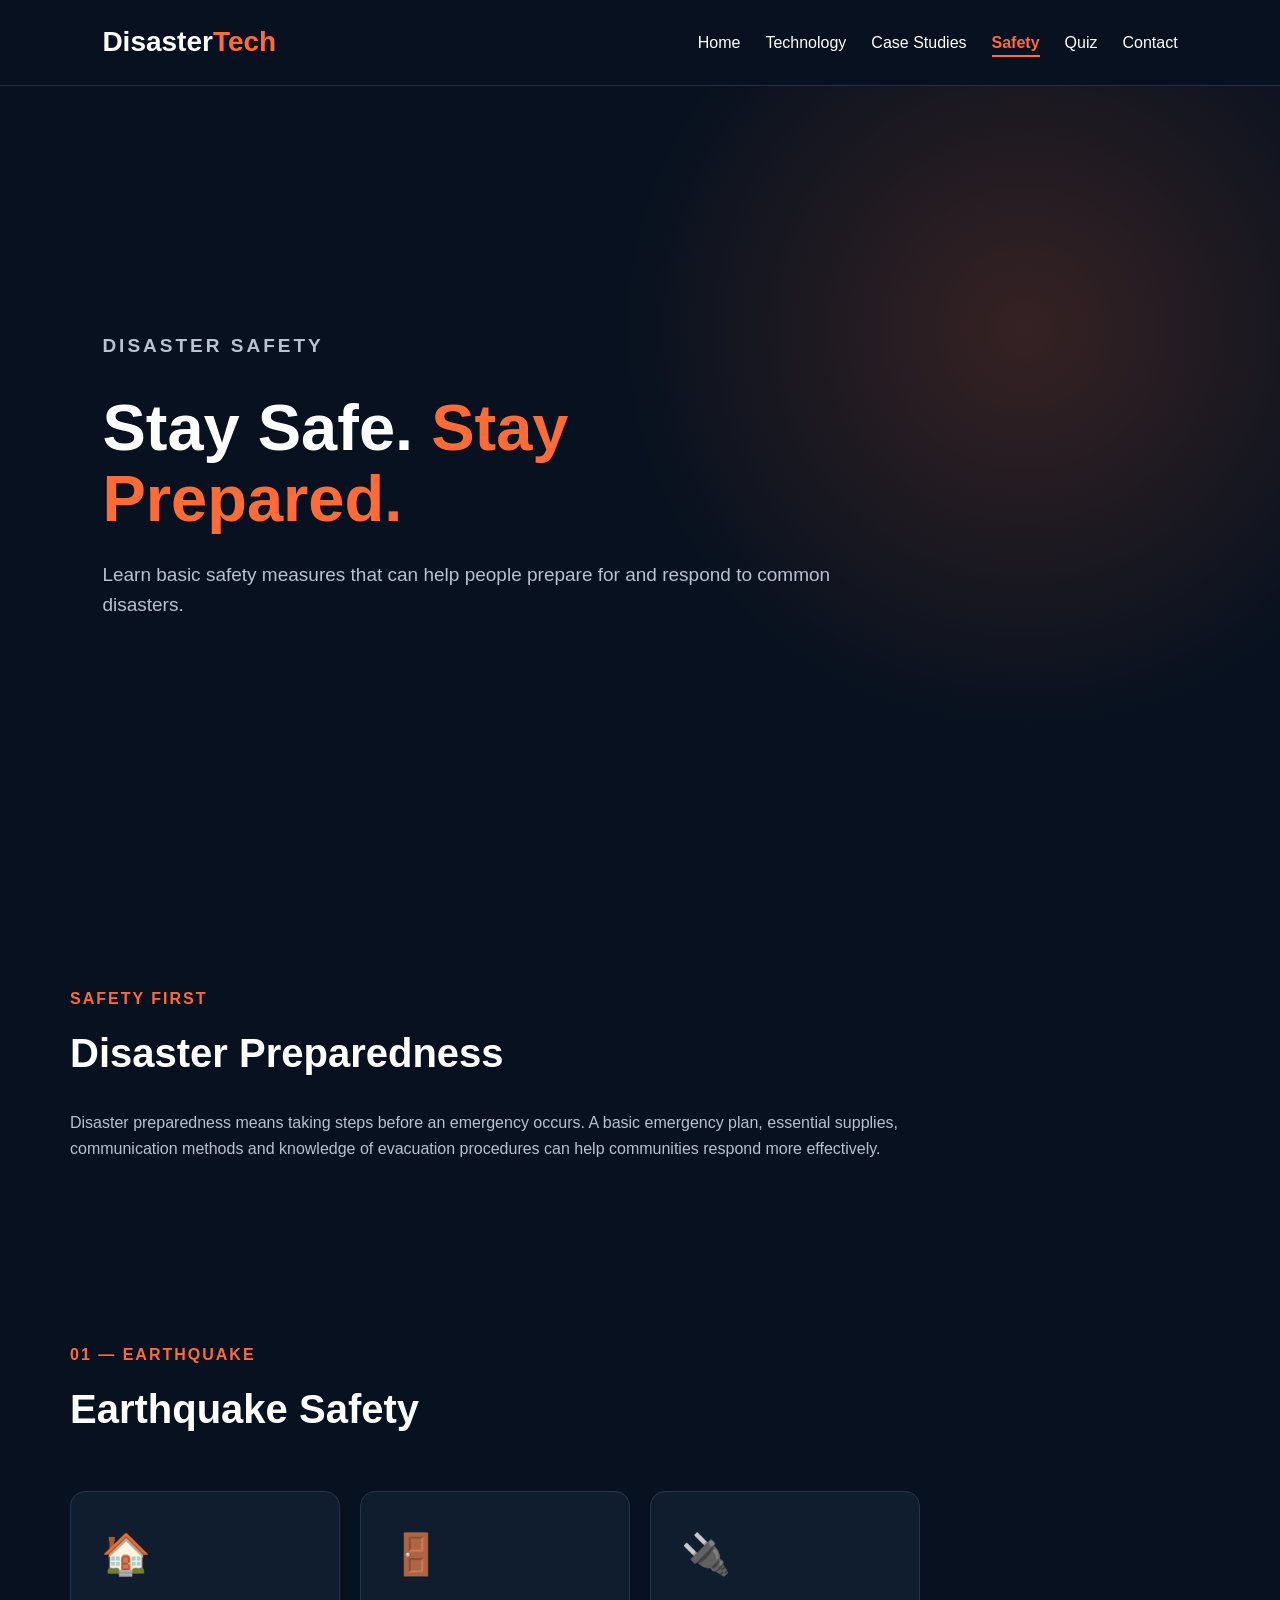
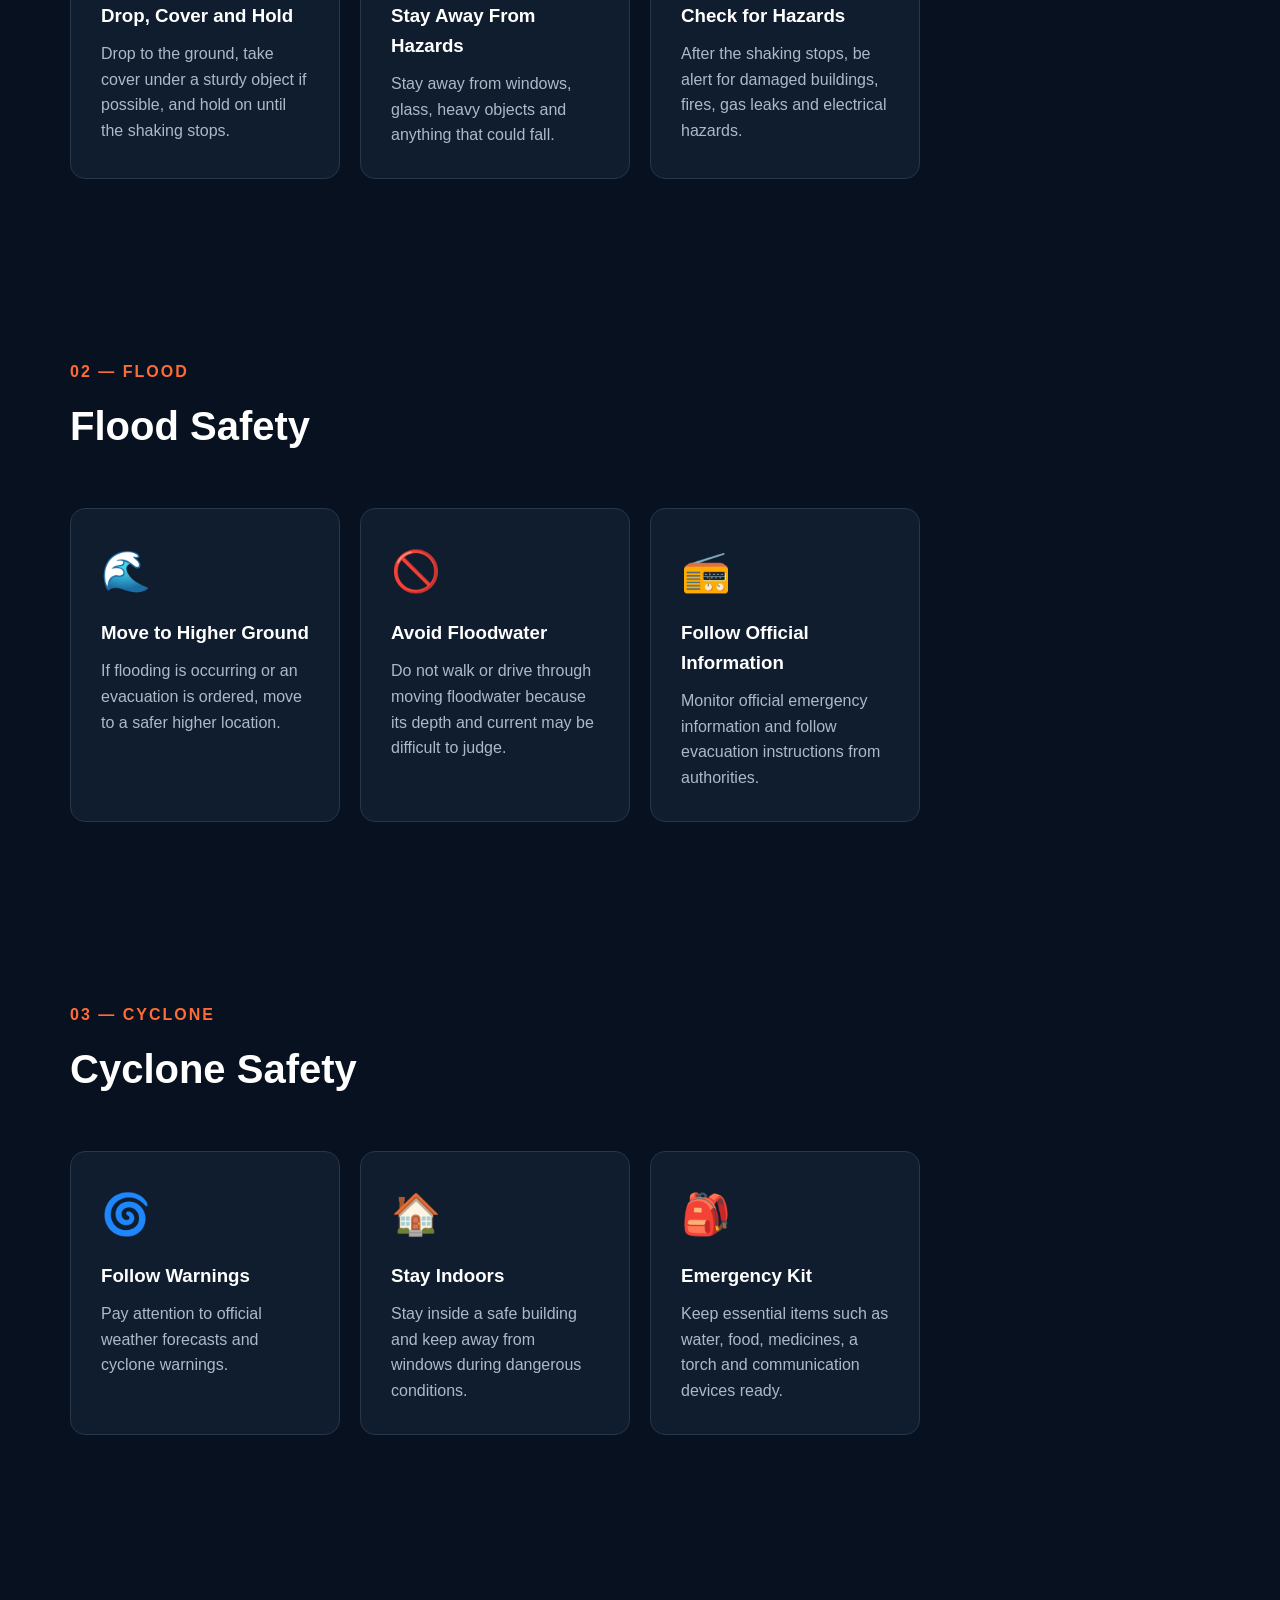
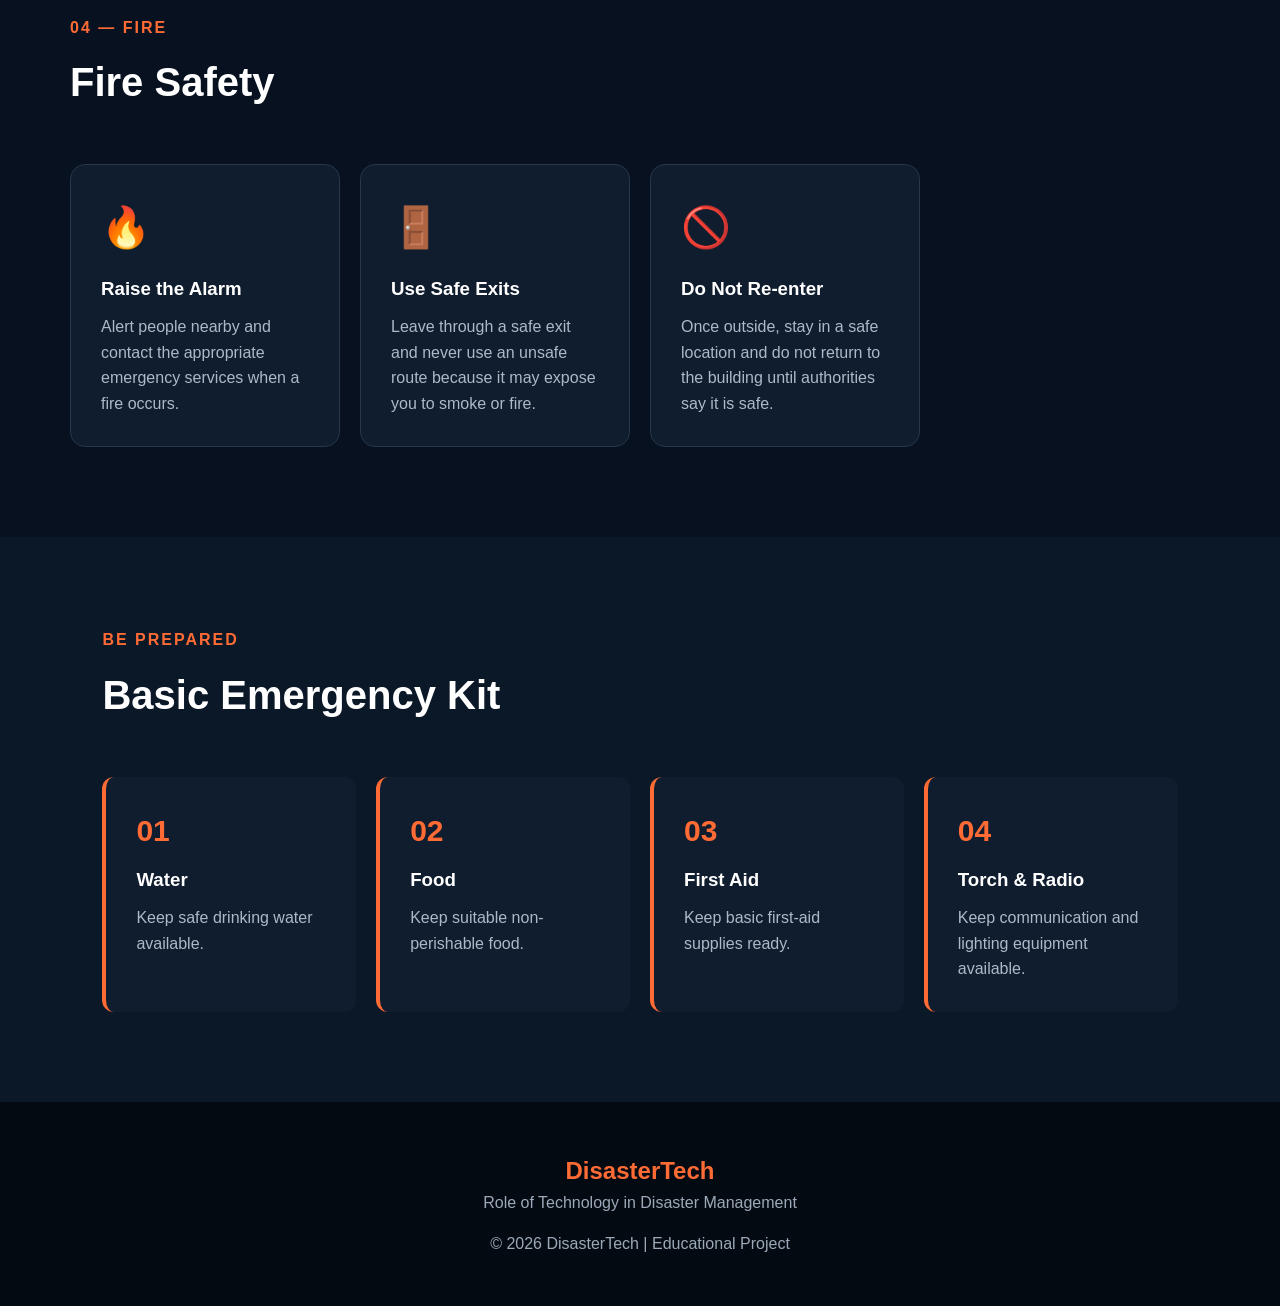
<file: Disaster-Tech/safety.html>
<!DOCTYPE html>
<html lang="en">

<head>

    <meta charset="UTF-8">

    <meta name="viewport"
          content="width=device-width, initial-scale=1.0">

    <title>Safety | DisasterTech</title>

    <link rel="stylesheet" href="css/style.css">

</head>


<body>


    <!-- NAVIGATION -->

    <header>

        <nav class="navbar">

            <div class="logo">
                Disaster<span>Tech</span>
            </div>


            <ul class="nav-links">

                <li>
                    <a href="index.html">Home</a>
                </li>

                <li>
                    <a href="technology.html">Technology</a>
                </li>

                <li>
                    <a href="case-studies.html">Case Studies</a>
                </li>

                <li>
                    <a href="safety.html" class="active">Safety</a>
                </li>

                <li>
                    <a href="quiz.html">Quiz</a>
                </li>

                <li>
                    <a href="contact.html">Contact</a>
                </li>

            </ul>

        </nav>

    </header>



    <!-- PAGE HEADER -->

    <section class="hero">

        <div class="hero-content">

            <p class="tagline">
                DISASTER SAFETY
            </p>

            <h1>
                Stay Safe.
                <span>Stay Prepared.</span>
            </h1>

            <p>

                Learn basic safety measures that can
                help people prepare for and respond
                to common disasters.

            </p>

        </div>

    </section>



    <!-- SAFETY INTRODUCTION -->

    <section class="section">

        <div class="section-title">

            <p>
                SAFETY FIRST
            </p>

            <h2>
                Disaster Preparedness
            </h2>

        </div>


        <p class="description">

            Disaster preparedness means taking steps
            before an emergency occurs. A basic
            emergency plan, essential supplies,
            communication methods and knowledge of
            evacuation procedures can help communities
            respond more effectively.

        </p>

    </section>



    <!-- EARTHQUAKE -->

    <section class="section">

        <div class="section-title">

            <p>
                01 — EARTHQUAKE
            </p>

            <h2>
                Earthquake Safety
            </h2>

        </div>


        <div class="card-container">


            <div class="tech-card">

                <div class="icon">
                    🏠
                </div>

                <h3>
                    Drop, Cover and Hold
                </h3>

                <p>

                    Drop to the ground, take cover
                    under a sturdy object if possible,
                    and hold on until the shaking stops.

                </p>

            </div>



            <div class="tech-card">

                <div class="icon">
                    🚪
                </div>

                <h3>
                    Stay Away From Hazards
                </h3>

                <p>

                    Stay away from windows, glass,
                    heavy objects and anything that
                    could fall.

                </p>

            </div>



            <div class="tech-card">

                <div class="icon">
                    🔌
                </div>

                <h3>
                    Check for Hazards
                </h3>

                <p>

                    After the shaking stops, be alert
                    for damaged buildings, fires,
                    gas leaks and electrical hazards.

                </p>

            </div>


        </div>

    </section>



    <!-- FLOOD -->

    <section class="section">

        <div class="section-title">

            <p>
                02 — FLOOD
            </p>

            <h2>
                Flood Safety
            </h2>

        </div>


        <div class="card-container">


            <div class="tech-card">

                <div class="icon">
                    🌊
                </div>

                <h3>
                    Move to Higher Ground
                </h3>

                <p>

                    If flooding is occurring or an
                    evacuation is ordered, move to
                    a safer higher location.

                </p>

            </div>



            <div class="tech-card">

                <div class="icon">
                    🚫
                </div>

                <h3>
                    Avoid Floodwater
                </h3>

                <p>

                    Do not walk or drive through
                    moving floodwater because its
                    depth and current may be difficult
                    to judge.

                </p>

            </div>



            <div class="tech-card">

                <div class="icon">
                    📻
                </div>

                <h3>
                    Follow Official Information
                </h3>

                <p>

                    Monitor official emergency
                    information and follow evacuation
                    instructions from authorities.

                </p>

            </div>


        </div>

    </section>



    <!-- CYCLONE -->

    <section class="section">

        <div class="section-title">

            <p>
                03 — CYCLONE
            </p>

            <h2>
                Cyclone Safety
            </h2>

        </div>


        <div class="card-container">


            <div class="tech-card">

                <div class="icon">
                    🌀
                </div>

                <h3>
                    Follow Warnings
                </h3>

                <p>

                    Pay attention to official weather
                    forecasts and cyclone warnings.

                </p>

            </div>



            <div class="tech-card">

                <div class="icon">
                    🏠
                </div>

                <h3>
                    Stay Indoors
                </h3>

                <p>

                    Stay inside a safe building and
                    keep away from windows during
                    dangerous conditions.

                </p>

            </div>



            <div class="tech-card">

                <div class="icon">
                    🎒
                </div>

                <h3>
                    Emergency Kit
                </h3>

                <p>

                    Keep essential items such as
                    water, food, medicines, a torch
                    and communication devices ready.

                </p>

            </div>


        </div>

    </section>



    <!-- FIRE -->

    <section class="section">

        <div class="section-title">

            <p>
                04 — FIRE
            </p>

            <h2>
                Fire Safety
            </h2>

        </div>


        <div class="card-container">


            <div class="tech-card">

                <div class="icon">
                    🔥
                </div>

                <h3>
                    Raise the Alarm
                </h3>

                <p>

                    Alert people nearby and contact
                    the appropriate emergency services
                    when a fire occurs.

                </p>

            </div>



            <div class="tech-card">

                <div class="icon">
                    🚪
                </div>

                <h3>
                    Use Safe Exits
                </h3>

                <p>

                    Leave through a safe exit and
                    never use an unsafe route because
                    it may expose you to smoke or fire.

                </p>

            </div>



            <div class="tech-card">

                <div class="icon">
                    🚫
                </div>

                <h3>
                    Do Not Re-enter
                </h3>

                <p>

                    Once outside, stay in a safe
                    location and do not return to
                    the building until authorities
                    say it is safe.

                </p>

            </div>


        </div>

    </section>



    <!-- EMERGENCY KIT -->

    <section class="cycle-section">

        <div class="section-title">

            <p>
                BE PREPARED
            </p>

            <h2>
                Basic Emergency Kit
            </h2>

        </div>


        <div class="cycle-container">


            <div class="cycle-box">

                <span>01</span>

                <h3>
                    Water
                </h3>

                <p>
                    Keep safe drinking water available.
                </p>

            </div>



            <div class="cycle-box">

                <span>02</span>

                <h3>
                    Food
                </h3>

                <p>
                    Keep suitable non-perishable food.
                </p>

            </div>



            <div class="cycle-box">

                <span>03</span>

                <h3>
                    First Aid
                </h3>

                <p>
                    Keep basic first-aid supplies ready.
                </p>

            </div>



            <div class="cycle-box">

                <span>04</span>

                <h3>
                    Torch & Radio
                </h3>

                <p>
                    Keep communication and lighting
                    equipment available.
                </p>

            </div>


        </div>

    </section>



    <!-- FOOTER -->

    <footer>

        <h2>
            DisasterTech
        </h2>

        <p>
            Role of Technology in Disaster Management
        </p>

        <p class="copyright">
            © 2026 DisasterTech | Educational Project
        </p>

    </footer>

    <script src="js/script.js"></script>
</body>

</html>
</file>
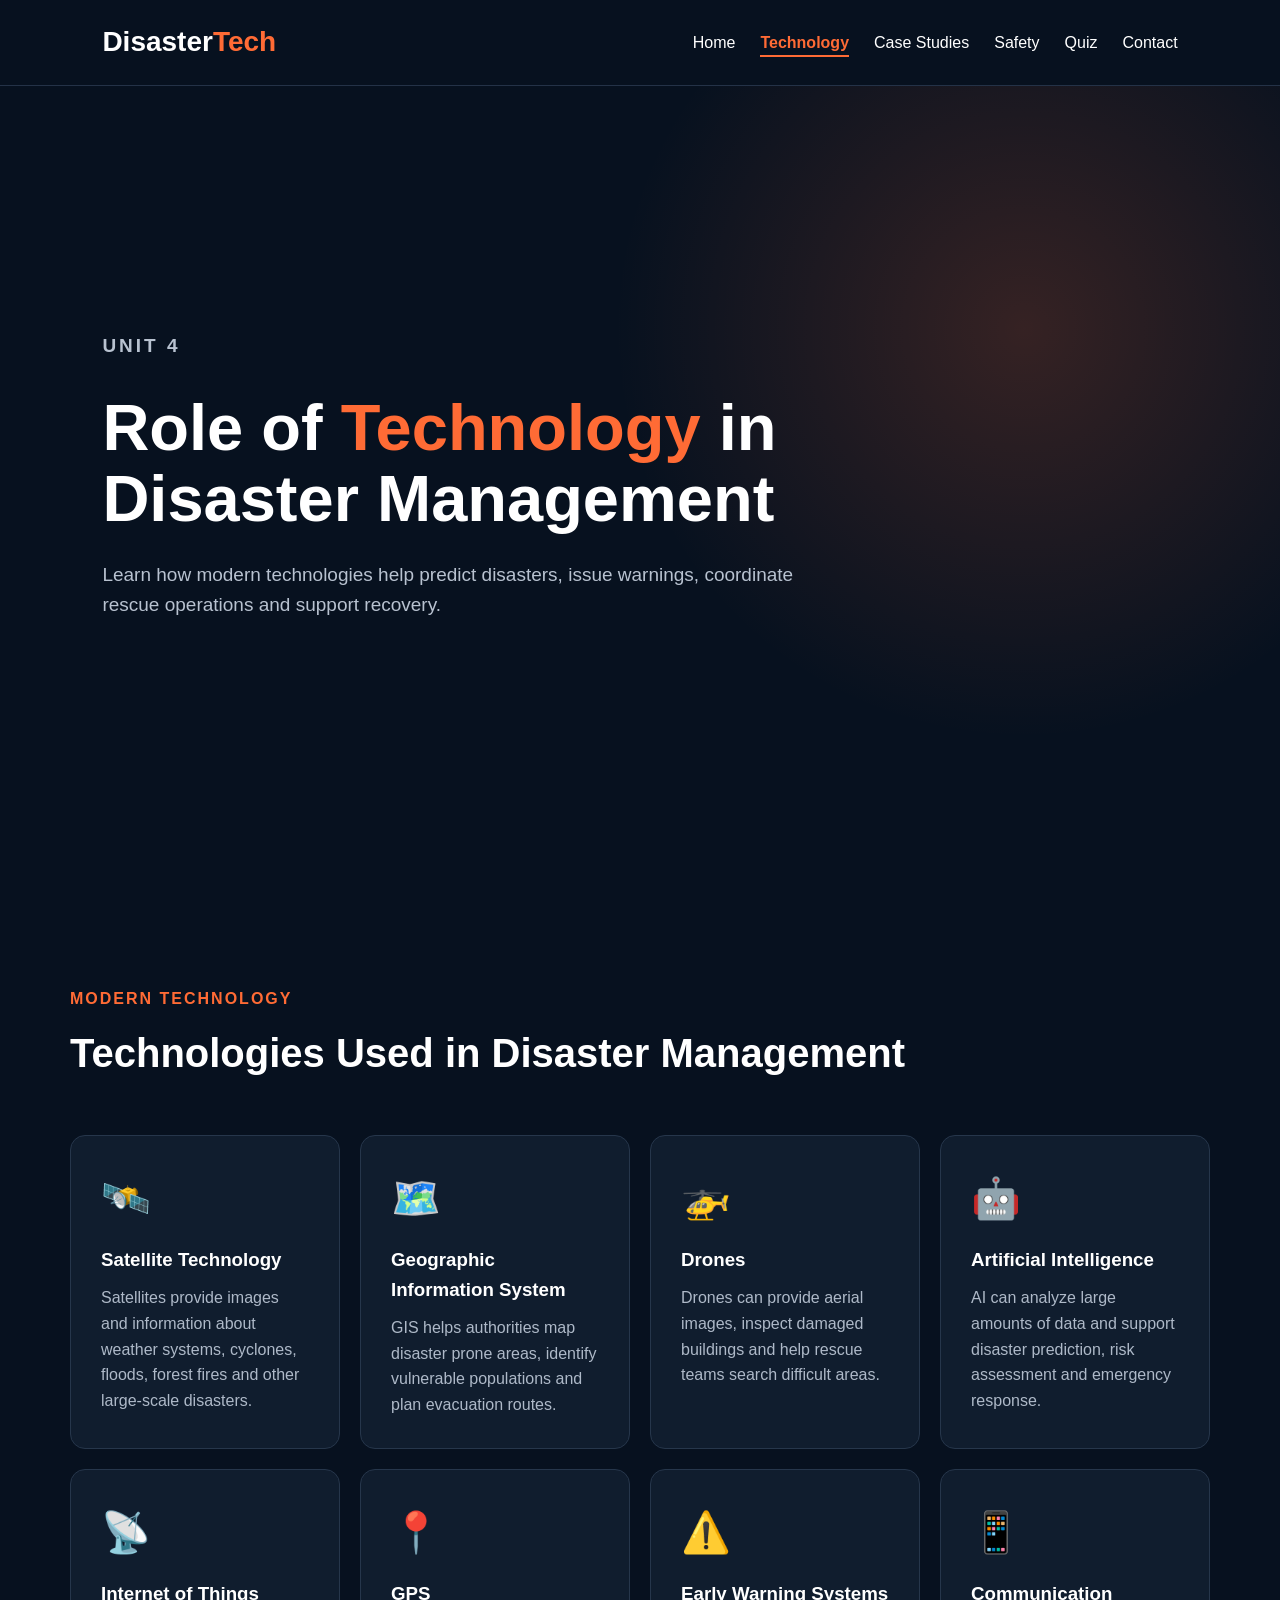
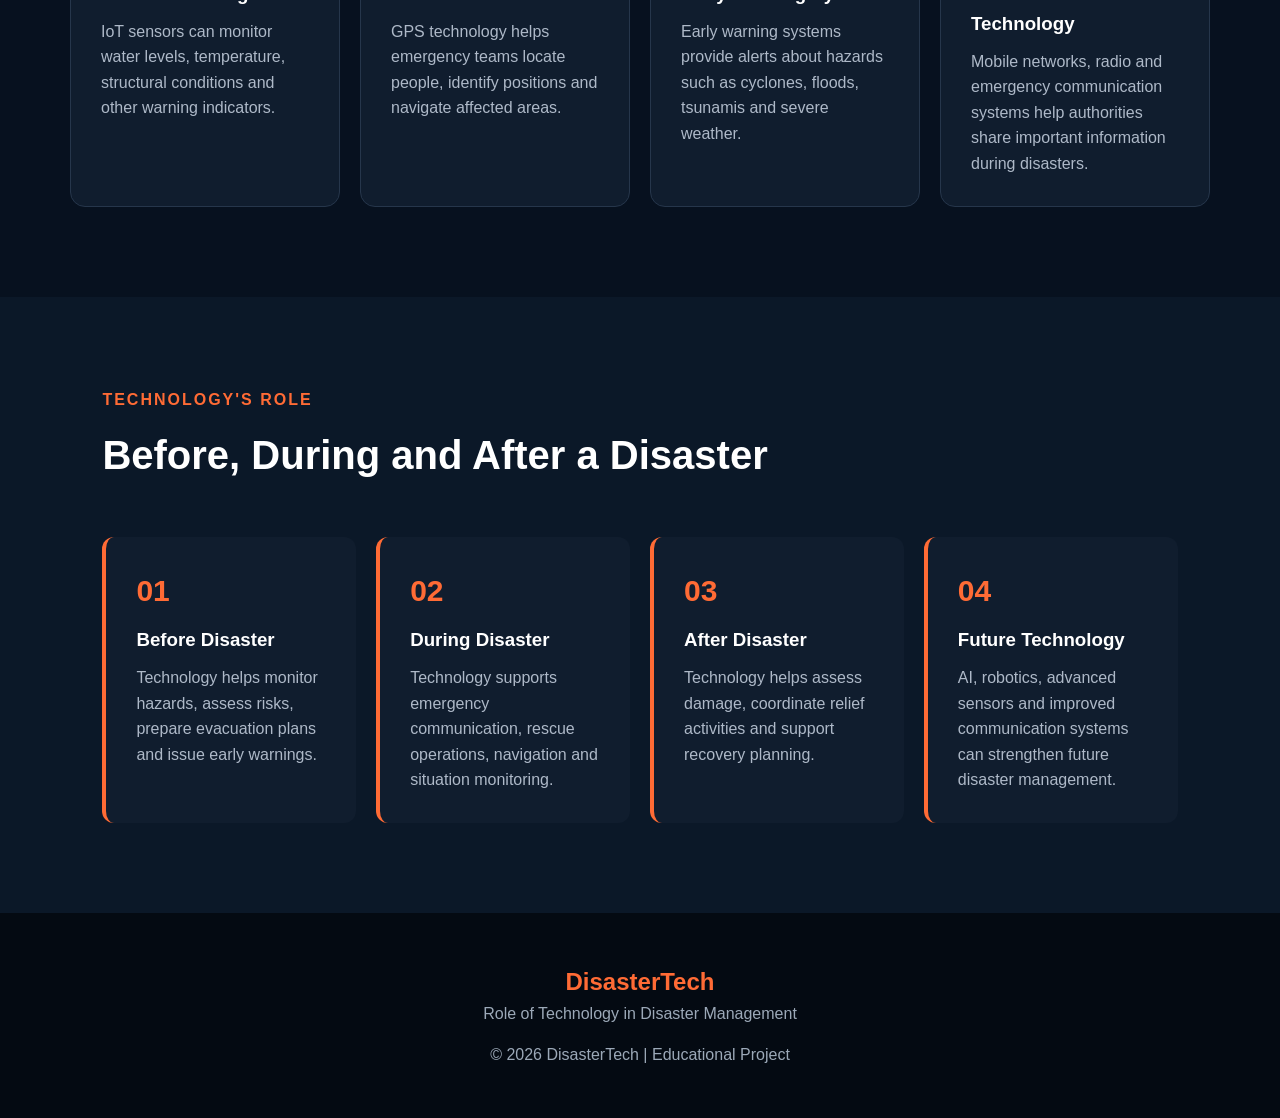
<file: Disaster-Tech/technology.html>
<!DOCTYPE html>
<html lang="en">

<head>

    <meta charset="UTF-8">

    <meta name="viewport"
          content="width=device-width, initial-scale=1.0">

    <title>Technology | DisasterTech</title>

    <link rel="stylesheet" href="css/style.css">

</head>


<body>


    <!-- NAVIGATION -->

    <header>

        <nav class="navbar">

            <div class="logo">
                Disaster<span>Tech</span>
            </div>


            <ul class="nav-links">

                <li>
                    <a href="index.html">Home</a>
                </li>

                <li>
                    <a href="technology.html" class="active">Technology</a>
                </li>

                <li>
                    <a href="case-studies.html">Case Studies</a>
                </li>

                <li>
                    <a href="safety.html">Safety</a>
                </li>

                <li>
                    <a href="quiz.html">Quiz</a>
                </li>

                <li>
                    <a href="contact.html">Contact</a>
                </li>

            </ul>

        </nav>

    </header>



    <!-- PAGE TITLE -->

    <section class="hero">

        <div class="hero-content">

            <p class="tagline">
                UNIT 4
            </p>

            <h1>
                Role of <span>Technology</span>
                in Disaster Management
            </h1>

            <p>

                Learn how modern technologies help
                predict disasters, issue warnings,
                coordinate rescue operations and
                support recovery.

            </p>

        </div>

    </section>



    <!-- TECHNOLOGIES -->

    <section class="section">

        <div class="section-title">

            <p>
                MODERN TECHNOLOGY
            </p>

            <h2>
                Technologies Used in Disaster Management
            </h2>

        </div>


        <div class="card-container">


            <!-- Satellite -->

            <div class="tech-card">

                <div class="icon">
                    🛰️
                </div>

                <h3>
                    Satellite Technology
                </h3>

                <p>

                    Satellites provide images and
                    information about weather systems,
                    cyclones, floods, forest fires and
                    other large-scale disasters.

                </p>

            </div>



            <!-- GIS -->

            <div class="tech-card">

                <div class="icon">
                    🗺️
                </div>

                <h3>
                    Geographic Information System
                </h3>

                <p>

                    GIS helps authorities map disaster
                    prone areas, identify vulnerable
                    populations and plan evacuation
                    routes.

                </p>

            </div>



            <!-- Drones -->

            <div class="tech-card">

                <div class="icon">
                    🚁
                </div>

                <h3>
                    Drones
                </h3>

                <p>

                    Drones can provide aerial images,
                    inspect damaged buildings and
                    help rescue teams search
                    difficult areas.

                </p>

            </div>



            <!-- AI -->

            <div class="tech-card">

                <div class="icon">
                    🤖
                </div>

                <h3>
                    Artificial Intelligence
                </h3>

                <p>

                    AI can analyze large amounts of
                    data and support disaster
                    prediction, risk assessment
                    and emergency response.

                </p>

            </div>



            <!-- IoT -->

            <div class="tech-card">

                <div class="icon">
                    📡
                </div>

                <h3>
                    Internet of Things
                </h3>

                <p>

                    IoT sensors can monitor water
                    levels, temperature, structural
                    conditions and other warning
                    indicators.

                </p>

            </div>



            <!-- GPS -->

            <div class="tech-card">

                <div class="icon">
                    📍
                </div>

                <h3>
                    GPS
                </h3>

                <p>

                    GPS technology helps emergency
                    teams locate people, identify
                    positions and navigate affected
                    areas.

                </p>

            </div>



            <!-- Early Warning -->

            <div class="tech-card">

                <div class="icon">
                    ⚠️
                </div>

                <h3>
                    Early Warning Systems
                </h3>

                <p>

                    Early warning systems provide
                    alerts about hazards such as
                    cyclones, floods, tsunamis and
                    severe weather.

                </p>

            </div>



            <!-- Communication -->

            <div class="tech-card">

                <div class="icon">
                    📱
                </div>

                <h3>
                    Communication Technology
                </h3>

                <p>

                    Mobile networks, radio and
                    emergency communication systems
                    help authorities share important
                    information during disasters.

                </p>

            </div>


        </div>

    </section>



    <!-- BEFORE DURING AFTER -->

    <section class="cycle-section">

        <div class="section-title">

            <p>
                TECHNOLOGY'S ROLE
            </p>

            <h2>
                Before, During and After a Disaster
            </h2>

        </div>


        <div class="cycle-container">


            <div class="cycle-box">

                <span>01</span>

                <h3>
                    Before Disaster
                </h3>

                <p>

                    Technology helps monitor hazards,
                    assess risks, prepare evacuation
                    plans and issue early warnings.

                </p>

            </div>



            <div class="cycle-box">

                <span>02</span>

                <h3>
                    During Disaster
                </h3>

                <p>

                    Technology supports emergency
                    communication, rescue operations,
                    navigation and situation monitoring.

                </p>

            </div>



            <div class="cycle-box">

                <span>03</span>

                <h3>
                    After Disaster
                </h3>

                <p>

                    Technology helps assess damage,
                    coordinate relief activities and
                    support recovery planning.

                </p>

            </div>



            <div class="cycle-box">

                <span>04</span>

                <h3>
                    Future Technology
                </h3>

                <p>

                    AI, robotics, advanced sensors
                    and improved communication systems
                    can strengthen future disaster
                    management.

                </p>

            </div>


        </div>

    </section>



    <!-- FOOTER -->

    <footer>

        <h2>
            DisasterTech
        </h2>

        <p>
            Role of Technology in Disaster Management
        </p>

        <p class="copyright">
            © 2026 DisasterTech | Educational Project
        </p>

    </footer>


</body>

</html>
</file>
<file: Disaster-Tech/css/style.css>
/* RESET */
* {
    margin: 0;
    padding: 0;
    box-sizing: border-box;
}

html {
    scroll-behavior: smooth;
}

body {
    font-family: Arial, sans-serif;
    background: #07111f;
    color: white;
    line-height: 1.6;
}


/* NAVIGATION */
header {
    background: #07111f;
    padding: 20px 8%;
    border-bottom: 1px solid #243247;
}

.navbar {
    display: flex;
    justify-content: space-between;
    align-items: center;
}

.logo {
    font-size: 28px;
    font-weight: bold;
}

.logo span {
    color: #ff6b35;
}

.nav-links {
    display: flex;
    gap: 25px;
    list-style: none;
}

.nav-links a {
    color: white;
    text-decoration: none;
    font-size: 16px;
}

.nav-links a:hover {
    color: #ff6b35;
}

.nav-links a.active {
    color: #ff6b35;
    font-weight: bold;
    border-bottom: 2px solid #ff6b35;
    padding-bottom: 4px;
}


/* HERO */
.hero {
    min-height: 90vh;
    display: flex;
    align-items: center;
    padding: 80px 8%;

    background:
        radial-gradient(circle at 80% 30%,
            #ff6b3530,
            transparent 35%);
}

.hero-content {
    max-width: 750px;
}

.tagline {
    color: #ff6b35;
    font-weight: bold;
    letter-spacing: 3px;
    margin-bottom: 20px;
}

.hero h1 {
    font-size: 65px;
    line-height: 1.1;
    margin-bottom: 25px;
}

.hero h1 span {
    color: #ff6b35;
}

.hero p {
    color: #b8c2d0;
    font-size: 19px;
    margin-bottom: 30px;
}


/* BUTTON */
.btn {
    display: inline-block;
    background: #ff6b35;
    color: white;
    text-decoration: none;
    padding: 14px 28px;
    border-radius: 8px;
    font-weight: bold;
}

.btn:hover {
    background: #e95420;
}


/* SECTIONS */
.section {
    max-width: 1200px;
    margin: auto;
    padding: 90px 30px;
}

.section-title p {
    color: #ff6b35;
    font-weight: bold;
    letter-spacing: 2px;
}

.section-title h2 {
    font-size: 40px;
    margin-top: 10px;
}

.description {
    color: #b8c2d0;
    max-width: 900px;
    margin-top: 25px;
}


/* CARDS */
.card-container {
    display: grid;
    grid-template-columns: repeat(4, 1fr);
    gap: 20px;
    margin-top: 50px;
}

.tech-card {
    background: #101d2e;
    border: 1px solid #26364b;
    padding: 30px;
    border-radius: 15px;
    transition: 0.3s;
}

.tech-card:hover {
    transform: translateY(-8px);
    border-color: #ff6b35;
}

.icon {
    font-size: 40px;
    margin-bottom: 15px;
}

.tech-card h3 {
    margin-bottom: 10px;
}

.tech-card p {
    color: #aeb9c8;
}


/* DISASTER CYCLE */
.cycle-section {
    padding: 90px 8%;
    background: #0b1828;
}

.cycle-container {
    display: grid;
    grid-template-columns: repeat(4, 1fr);
    gap: 20px;
    margin-top: 50px;
}

.cycle-box {
    background: #101d2e;
    padding: 30px;
    border-radius: 12px;
    border-left: 4px solid #ff6b35;
}

.cycle-box span {
    color: #ff6b35;
    font-size: 30px;
    font-weight: bold;
}

.cycle-box h3 {
    margin: 10px 0;
}

.cycle-box p {
    color: #aeb9c8;
}


/* FOOTER */
footer {
    text-align: center;
    padding: 50px 20px;
    background: #040a12;
}

footer h2 {
    color: #ff6b35;
}

footer p {
    color: #9ca9b8;
}

.copyright {
    margin-top: 15px;
}


/* ==================== QUIZ STYLES ==================== */
.quiz-wrapper {
    max-width: 900px;
    margin: 40px auto 0;
    display: flex;
    flex-direction: column;
    gap: 25px;
}

.quiz-card {
    background: #101d2e;
    border: 1px solid #26364b;
    border-radius: 14px;
    padding: 25px 30px;
    transition: 0.3s;
}

.quiz-card:hover {
    border-color: #3b506d;
}

.quiz-q-num {
    display: inline-block;
    color: #ff6b35;
    font-weight: bold;
    font-size: 14px;
    letter-spacing: 1px;
    margin-bottom: 8px;
    text-transform: uppercase;
}

.quiz-question {
    font-size: 19px;
    font-weight: 600;
    color: #ffffff;
    margin-bottom: 18px;
    line-height: 1.4;
}

.quiz-options {
    display: flex;
    flex-direction: column;
    gap: 10px;
}

.option-label {
    display: flex;
    align-items: center;
    gap: 14px;
    padding: 12px 18px;
    background: #091424;
    border: 1px solid #1c2b3e;
    border-radius: 8px;
    cursor: pointer;
    transition: all 0.2s ease;
    color: #d1d9e2;
    font-size: 15px;
}

.option-label:hover {
    background: #13243a;
    border-color: #ff6b35;
    color: #ffffff;
}

.option-label input[type="radio"] {
    accent-color: #ff6b35;
    width: 18px;
    height: 18px;
    cursor: pointer;
}

.option-label.is-correct {
    background: rgba(16, 185, 129, 0.15) !important;
    border-color: #10b981 !important;
    color: #a7f3d0 !important;
}

.option-label.is-wrong {
    background: rgba(239, 68, 68, 0.15) !important;
    border-color: #ef4444 !important;
    color: #fca5a5 !important;
}

.quiz-controls {
    display: flex;
    gap: 15px;
    justify-content: center;
    margin-top: 30px;
}

.btn-secondary {
    background: #243247;
    color: white;
    border: none;
    cursor: pointer;
    padding: 14px 28px;
    border-radius: 8px;
    font-weight: bold;
    font-size: 16px;
    transition: 0.3s;
}

.btn-secondary:hover {
    background: #32435e;
}

.quiz-submit-btn {
    border: none;
    cursor: pointer;
    font-size: 16px;
}

.quiz-result-card {
    background: #101d2e;
    border: 2px solid #ff6b35;
    border-radius: 16px;
    padding: 35px;
    text-align: center;
    margin-top: 30px;
    animation: fadeIn 0.4s ease-out;
}

.quiz-result-card h2 {
    font-size: 32px;
    color: #ff6b35;
    margin-bottom: 12px;
}

.quiz-result-card p {
    font-size: 18px;
    color: #d1d9e2;
    max-width: 600px;
    margin: 0 auto;
}

/* ==================== CONTACT & HELPLINE STYLES ==================== */
.contact-layout {
    display: grid;
    grid-template-columns: 1fr 1fr;
    gap: 40px;
    margin-top: 40px;
}

.helplines-container {
    display: flex;
    flex-direction: column;
    gap: 18px;
}

.helpline-card {
    background: #101d2e;
    border: 1px solid #26364b;
    border-left: 5px solid #ff6b35;
    padding: 22px 25px;
    border-radius: 12px;
    display: flex;
    justify-content: space-between;
    align-items: center;
    transition: 0.3s;
}

.helpline-card:hover {
    transform: translateX(6px);
    border-color: #ff6b35;
}

.helpline-info h3 {
    font-size: 18px;
    margin-bottom: 4px;
}

.helpline-info p {
    font-size: 14px;
    color: #8fa0b5;
}

.helpline-number {
    font-size: 24px;
    font-weight: 800;
    color: #ff6b35;
    text-decoration: none;
    background: rgba(255, 107, 53, 0.1);
    padding: 8px 16px;
    border-radius: 8px;
    border: 1px solid rgba(255, 107, 53, 0.3);
    transition: 0.2s;
}

.helpline-number:hover {
    background: #ff6b35;
    color: white;
}

.contact-form-card {
    background: #101d2e;
    border: 1px solid #26364b;
    border-radius: 14px;
    padding: 35px;
}

.contact-form {
    display: flex;
    flex-direction: column;
    gap: 18px;
    margin-top: 20px;
}

.form-group {
    display: flex;
    flex-direction: column;
    gap: 8px;
}

.form-group label {
    font-size: 14px;
    font-weight: 600;
    color: #d1d9e2;
}

.form-control {
    background: #091424;
    border: 1px solid #243247;
    border-radius: 8px;
    padding: 13px 16px;
    color: white;
    font-size: 15px;
    font-family: inherit;
    transition: 0.2s;
}

.form-control:focus {
    outline: none;
    border-color: #ff6b35;
    box-shadow: 0 0 0 3px rgba(255, 107, 53, 0.2);
}

.form-control::placeholder {
    color: #64748b;
}

.form-feedback {
    display: none;
    background: rgba(16, 185, 129, 0.15);
    border: 1px solid #10b981;
    color: #a7f3d0;
    padding: 14px;
    border-radius: 8px;
    font-size: 15px;
    text-align: center;
    margin-top: 15px;
}

@keyframes fadeIn {
    from {
        opacity: 0;
        transform: translateY(12px);
    }

    to {
        opacity: 1;
        transform: translateY(0);
    }
}

/* MOBILE */
@media (max-width: 900px) {

    .card-container,
    .cycle-container {
        grid-template-columns: repeat(2, 1fr);
    }

    .contact-layout {
        grid-template-columns: 1fr;
    }

    .nav-links {
        gap: 12px;
    }

    .hero h1 {
        font-size: 50px;
    }
}


@media (max-width: 600px) {

    .navbar {
        flex-direction: column;
        gap: 20px;
    }

    .nav-links {
        flex-wrap: wrap;
        justify-content: center;
    }

    .card-container,
    .cycle-container {
        grid-template-columns: 1fr;
    }

    .hero h1 {
        font-size: 40px;
    }

    .quiz-card {
        padding: 20px;
    }

    .helpline-card {
        flex-direction: column;
        align-items: flex-start;
        gap: 12px;
    }
}
</file>
